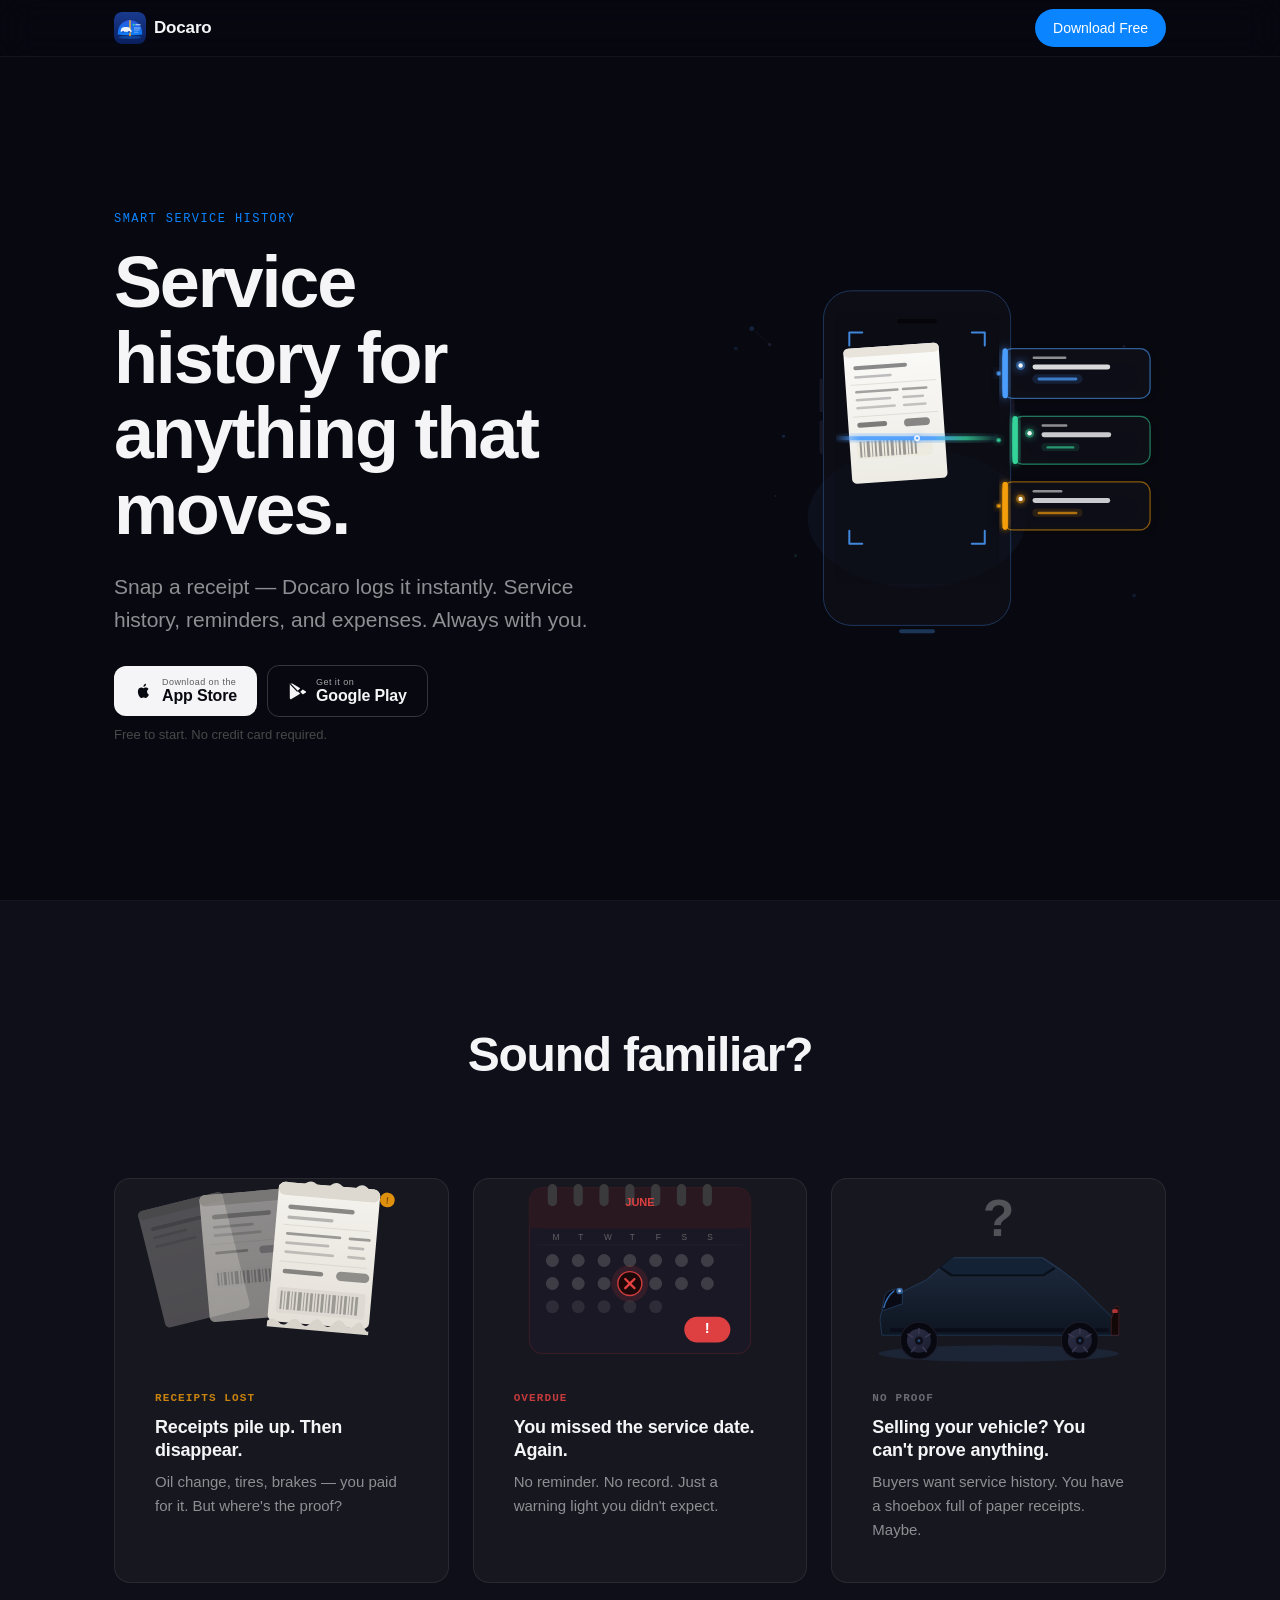
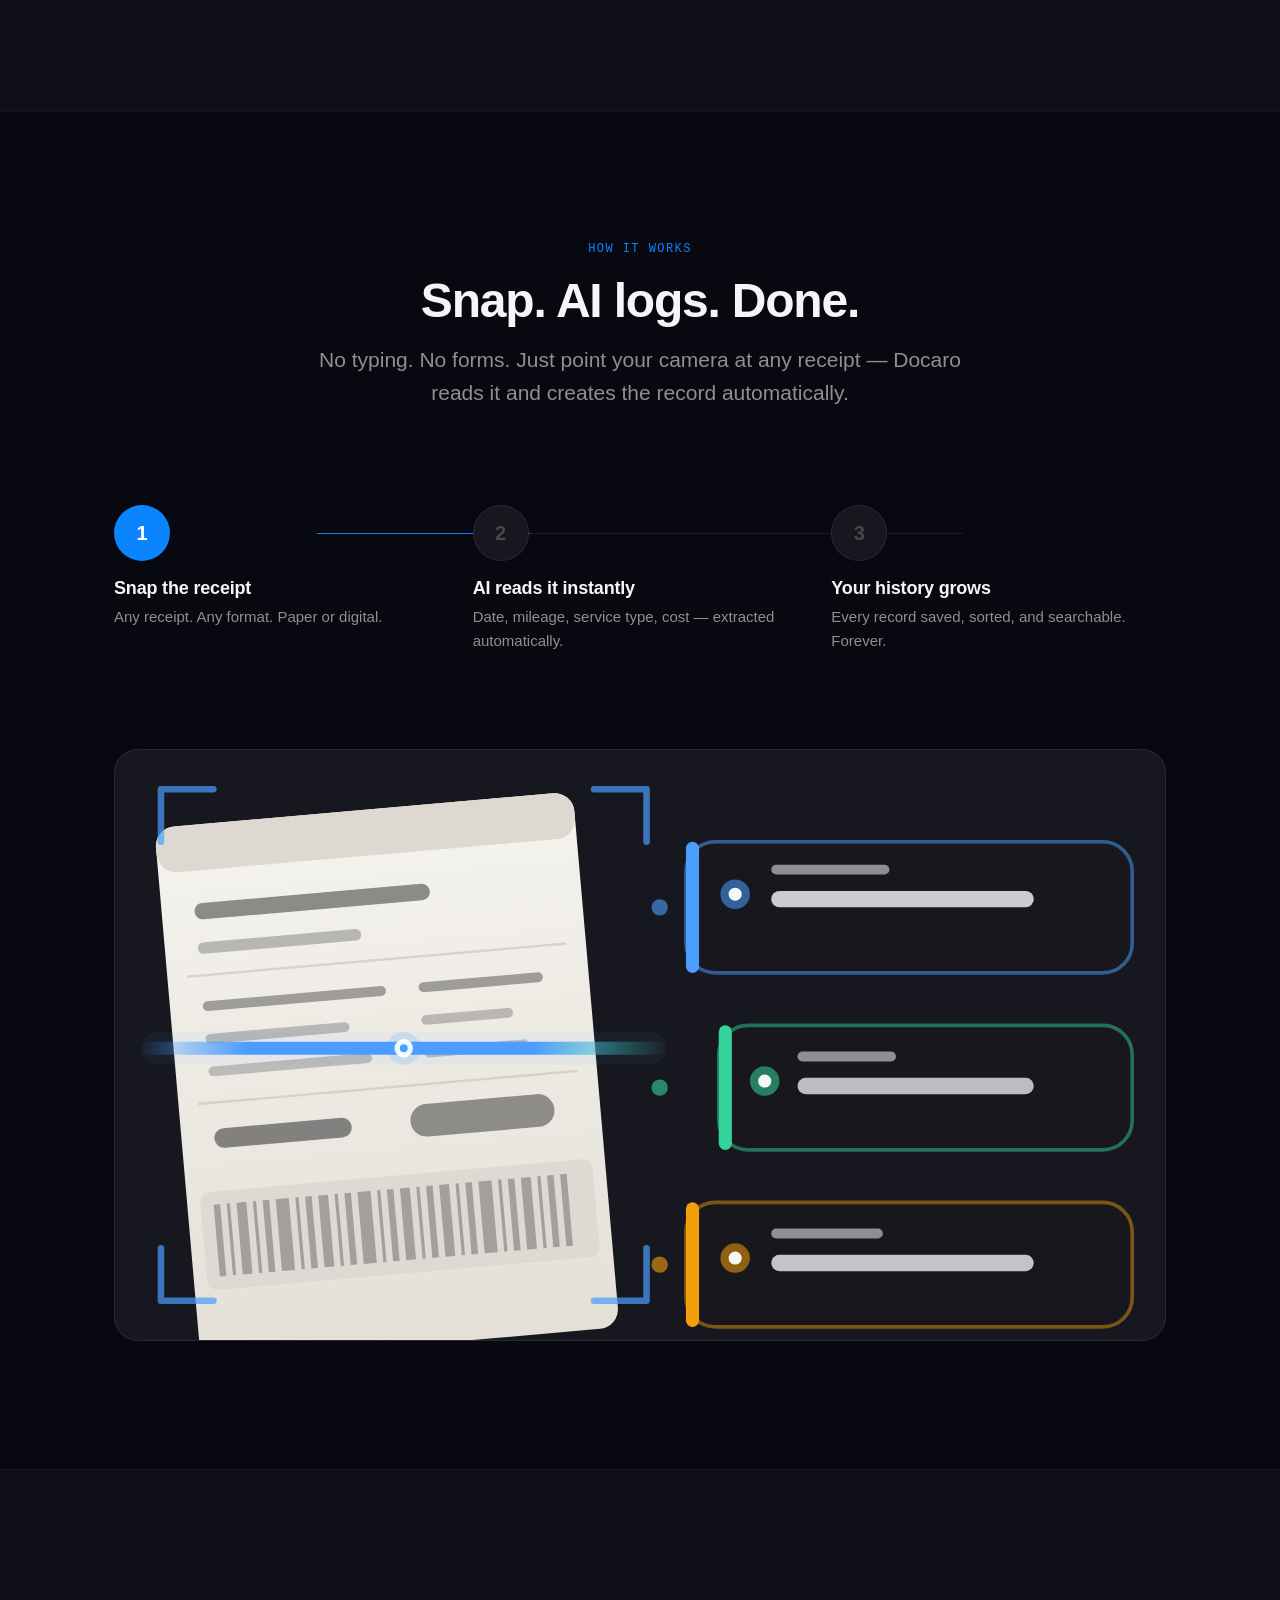
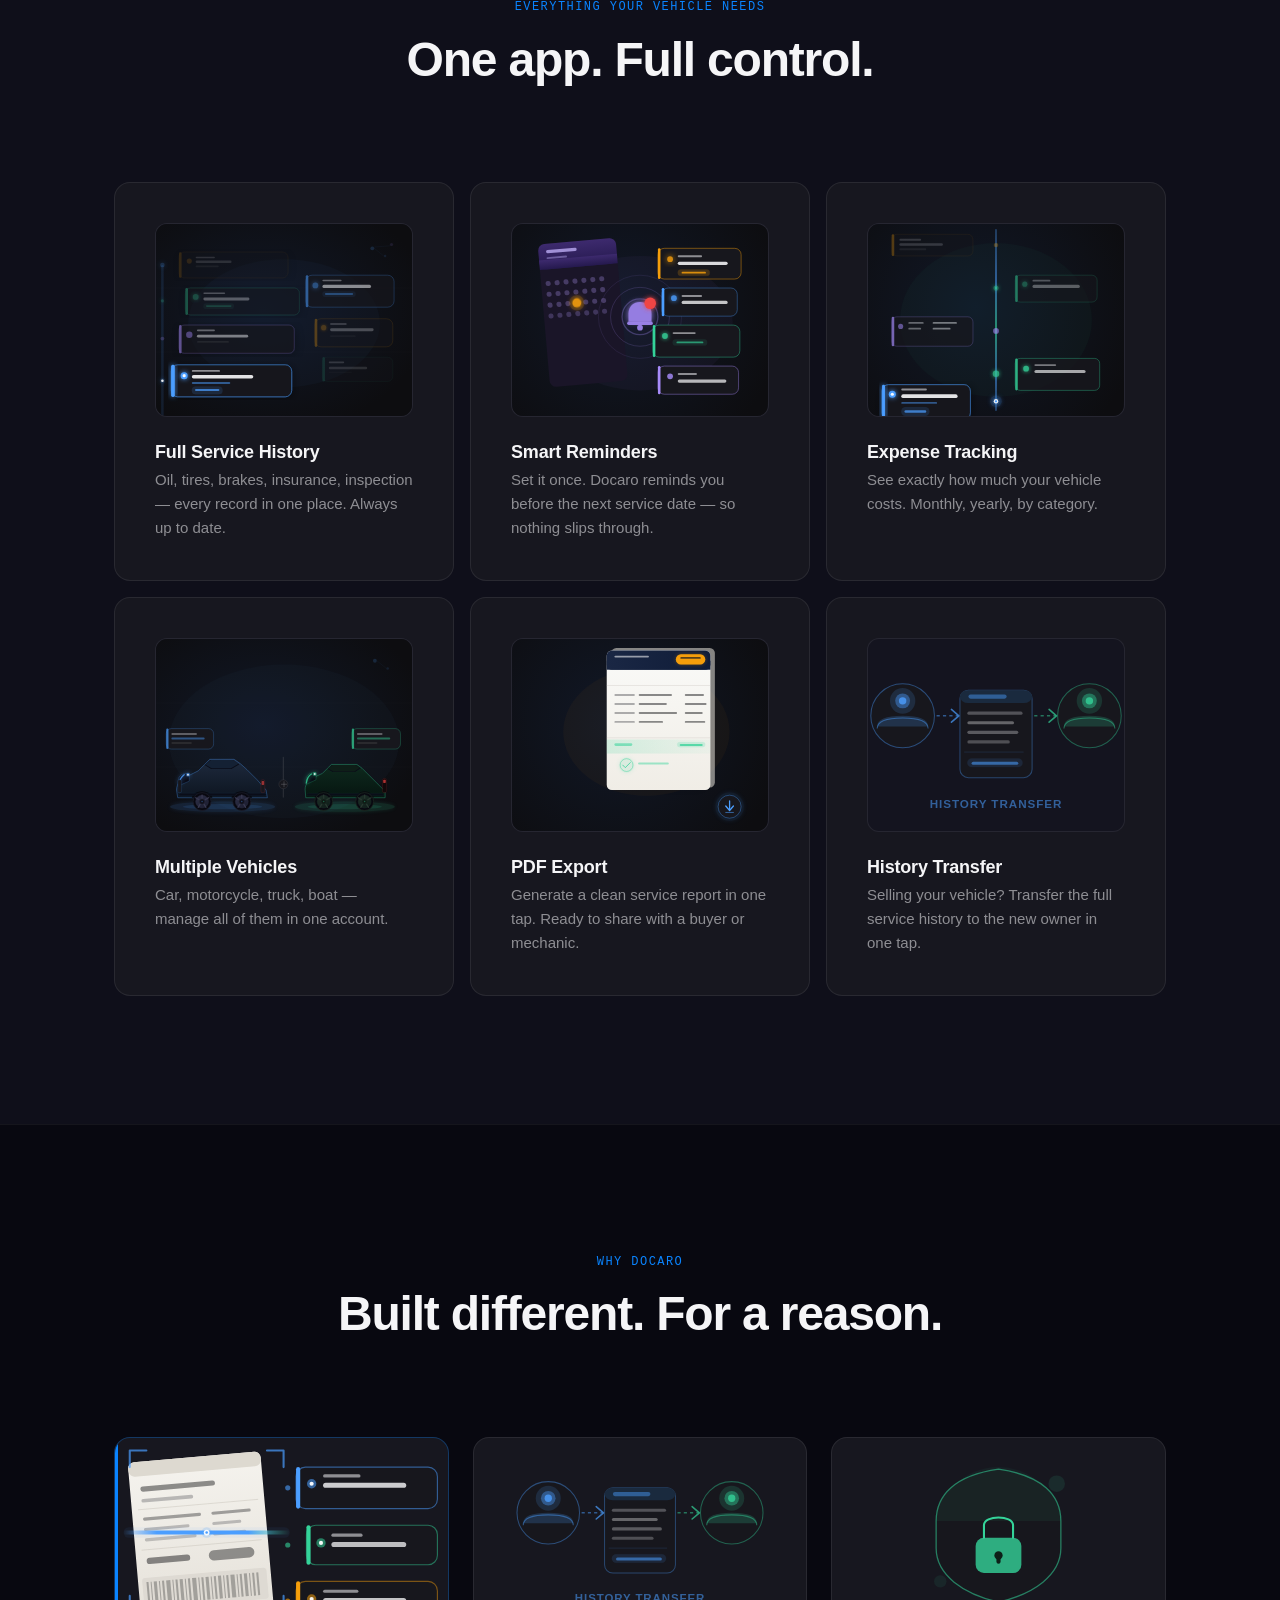
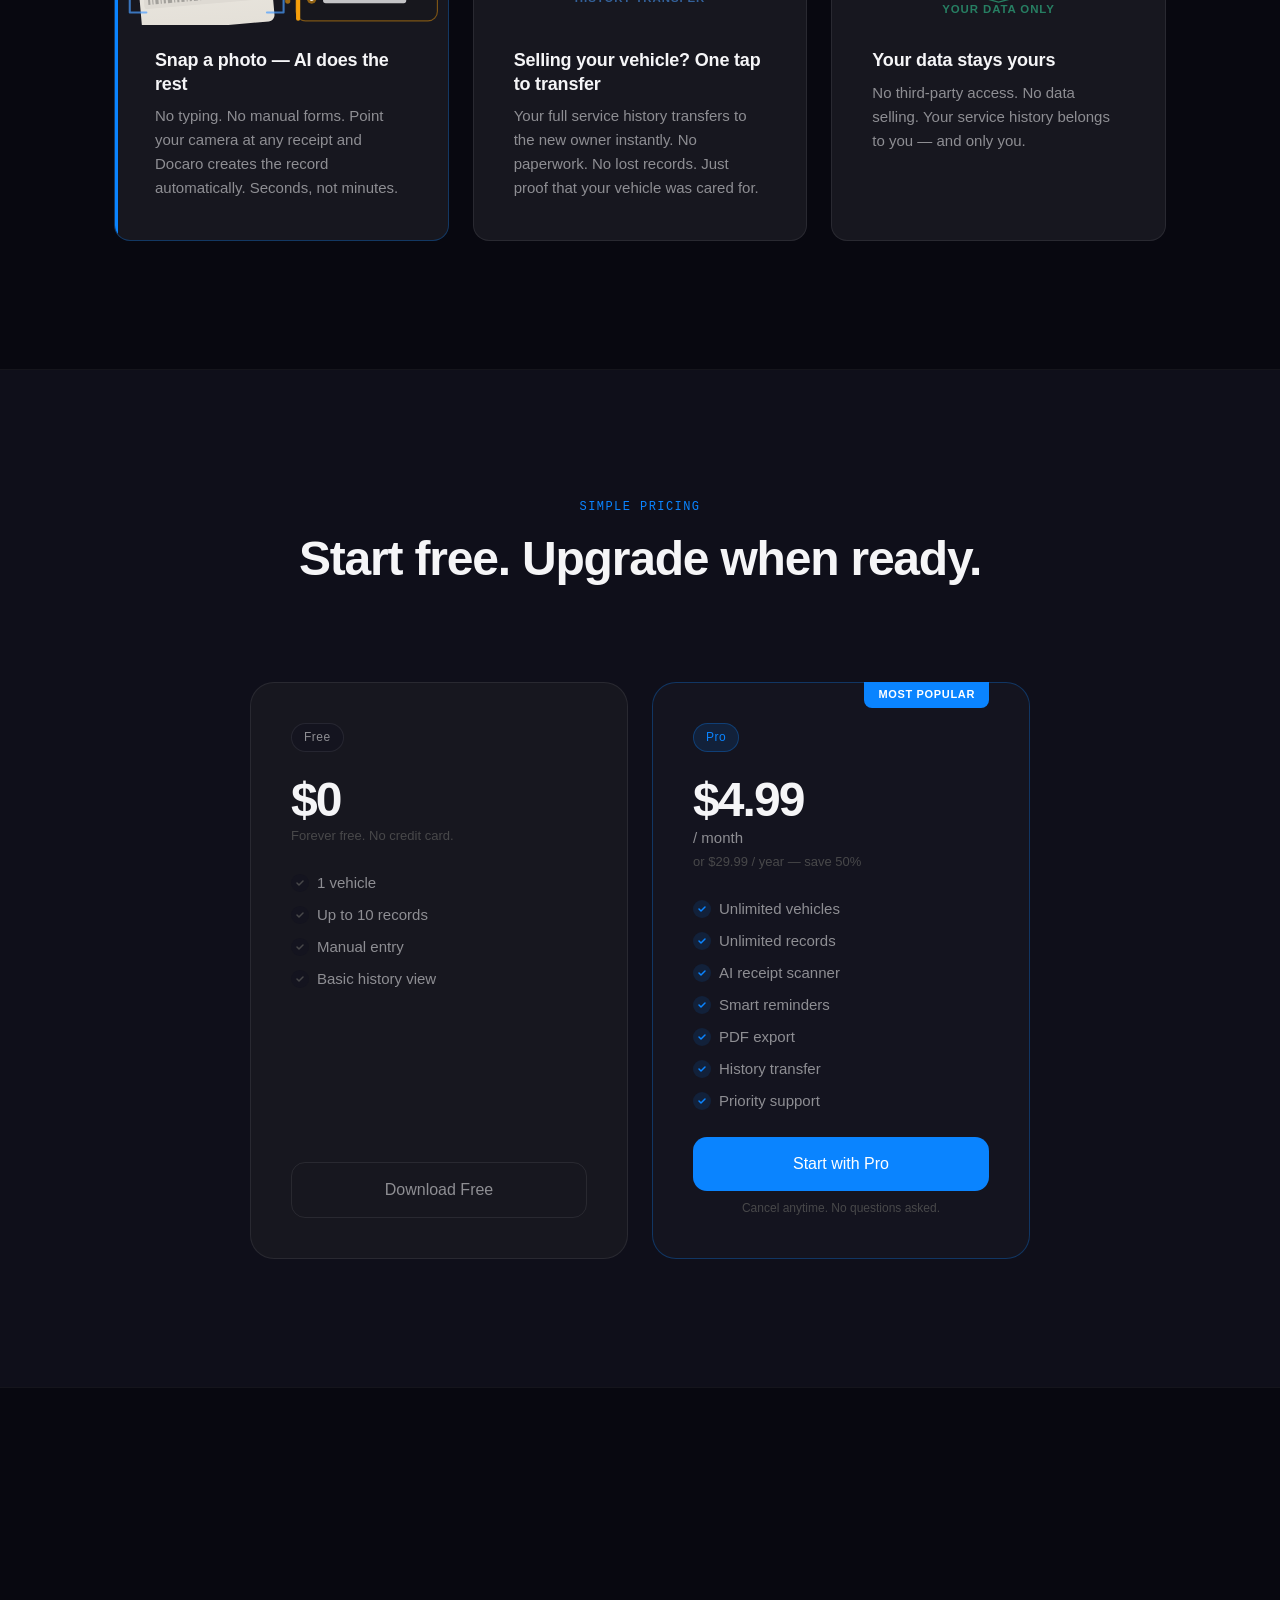
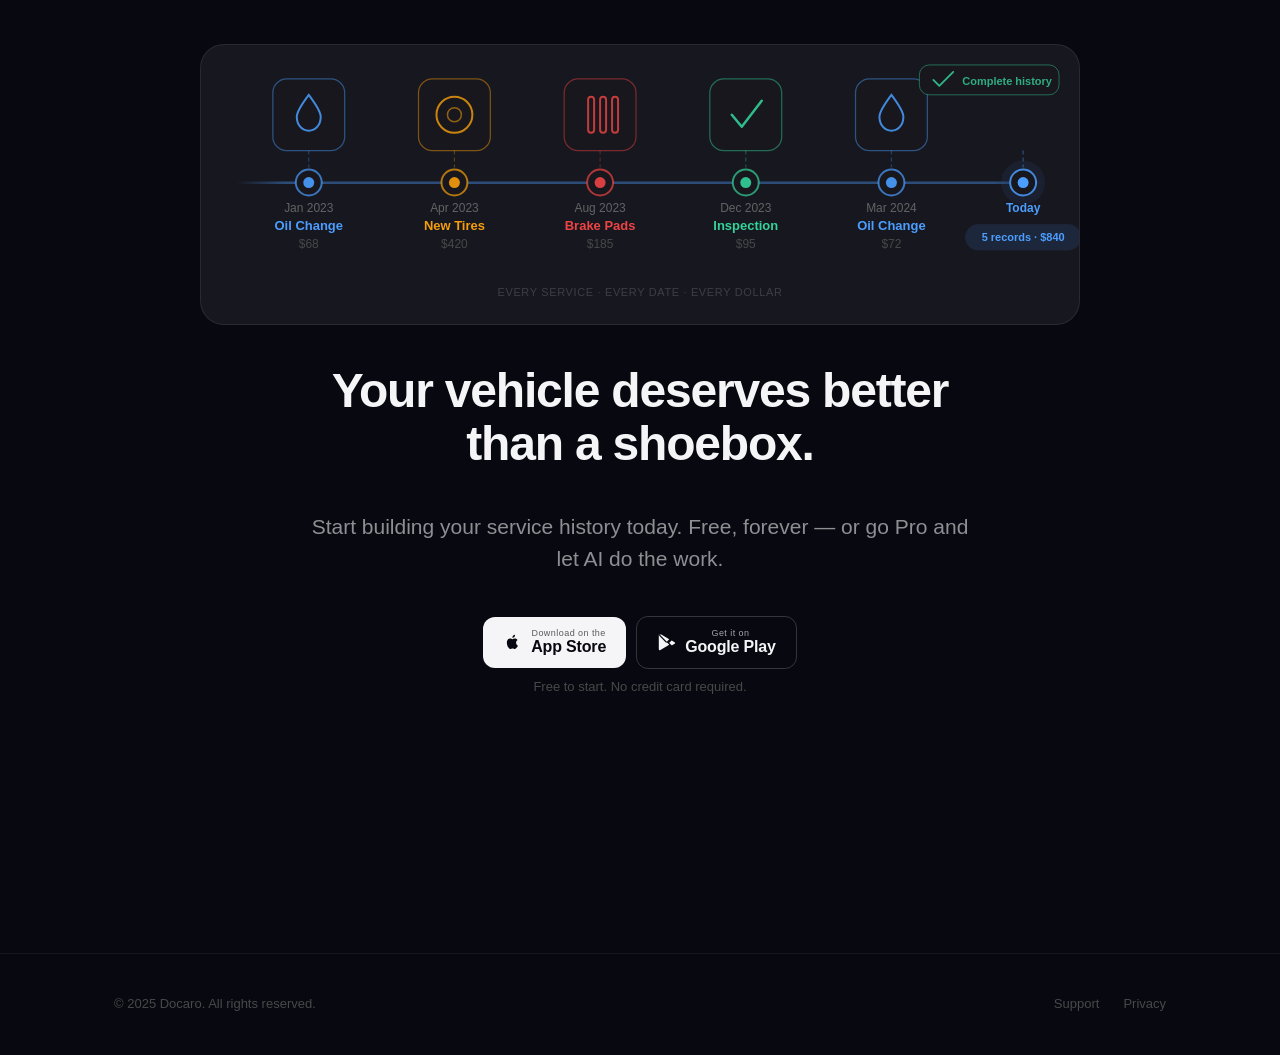
<file: index.html>
<!DOCTYPE html>
<html lang="en">
<head>
<meta charset="UTF-8">
<meta name="viewport" content="width=device-width, initial-scale=1.0">

<title>Docaro — Digital Service Book for Cars & Vehicles</title>
<meta name="description" content="Snap a receipt and Docaro logs your service history instantly. AI-powered car service book — oil changes, reminders, expenses, PDF export. Free on iOS & Android.">
<meta name="keywords" content="car service history app, vehicle maintenance tracker, digital service book, AI receipt scanner, service reminders, car expenses tracker">
<link rel="canonical" href="https://docaro.botneversleeps.com/">

<!-- Open Graph -->
<meta property="og:type" content="website">
<meta property="og:url" content="https://docaro.botneversleeps.com/">
<meta property="og:title" content="Docaro — Digital Service Book for Cars & Vehicles">
<meta property="og:description" content="Snap a receipt and Docaro logs your service history instantly. AI-powered car service book — oil changes, reminders, expenses, PDF export.">
<meta property="og:image" content="https://docaro.botneversleeps.com/assets/og-image.png">
<meta property="og:image:width" content="1200">
<meta property="og:image:height" content="630">
<meta property="og:site_name" content="Docaro">
<meta property="og:locale" content="en_US">

<!-- Twitter Card -->
<meta name="twitter:card" content="summary_large_image">
<meta name="twitter:title" content="Docaro — Digital Service Book for Cars & Vehicles">
<meta name="twitter:description" content="Snap a receipt and Docaro logs your service history instantly. AI-powered car service book — free on iOS & Android.">
<meta name="twitter:image" content="https://docaro.botneversleeps.com/assets/og-image.png">

<!-- App meta -->
<meta name="application-name" content="Docaro">
<meta name="apple-itunes-app" content="app-id=6745016462">
<meta name="theme-color" content="#080810">
<link rel="icon" type="image/svg+xml" href="assets/icons/app-icon.svg">

<!-- JSON-LD Structured Data -->
<script type="application/ld+json">
{
  "@context": "https://schema.org",
  "@type": "MobileApplication",
  "name": "Docaro",
  "description": "AI-powered digital service book for cars and vehicles. Snap a receipt to log service history automatically.",
  "url": "https://docaro.botneversleeps.com/",
  "applicationCategory": "UtilitiesApplication",
  "operatingSystem": "iOS, Android",
  "offers": [
    {
      "@type": "Offer",
      "price": "0",
      "priceCurrency": "USD",
      "name": "Free"
    },
    {
      "@type": "Offer",
      "price": "4.99",
      "priceCurrency": "USD",
      "name": "Pro"
    }
  ]
}
</script>

<style>

:root {
  --bg-base:        #080810;
  --bg-surface:     #0F0F1A;
  --bg-elevated:    #14141F;
  --bg-card:        #17171F;
  --bg-card-hover:  #1C1C28;
  --accent:         #0A84FF;
  --accent-dim:     rgba(10, 132, 255, 0.12);
  --accent-border:  rgba(10, 132, 255, 0.30);
  --text-primary:   #F5F5F7;
  --text-secondary: #8E8E93;
  --text-tertiary:  #48484A;
  --border-subtle:  rgba(255, 255, 255, 0.05);
  --border-card:    rgba(255, 255, 255, 0.08);
  --border-accent:  rgba(10, 132, 255, 0.25);
  --font-display: 'SF Pro Display', -apple-system, 'Helvetica Neue', sans-serif;
  --font-text:    'SF Pro Text',    -apple-system, 'Helvetica Neue', sans-serif;
  --font-mono:    'SF Mono', 'Fira Code', monospace;
  --space-xs: 4px; --space-sm: 8px; --space-md: 16px; --space-lg: 24px;
  --space-xl: 40px; --space-2xl: 64px; --space-3xl: 96px; --space-4xl: 128px;
  --radius-sm: 8px; --radius-md: 12px; --radius-lg: 16px; --radius-xl: 24px;
  --content-width: 1100px; --text-width: 680px;
}

*, *::before, *::after { box-sizing: border-box; margin: 0; padding: 0; }
html { scroll-behavior: smooth; -webkit-font-smoothing: antialiased; }
body { background-color: var(--bg-base); color: var(--text-primary); font-family: var(--font-text); font-size: 17px; line-height: 1.6; overflow-x: hidden; }

.t-display { font-family: var(--font-display); font-size: clamp(40px, 6vw, 72px); font-weight: 700; line-height: 1.05; letter-spacing: -0.03em; }
.t-h1 { font-family: var(--font-display); font-size: clamp(28px, 4vw, 48px); font-weight: 700; line-height: 1.1; letter-spacing: -0.025em; }
.t-h3 { font-family: var(--font-display); font-size: 18px; font-weight: 600; line-height: 1.3; letter-spacing: -0.01em; }
.t-body-sm { font-size: 15px; line-height: 1.6; color: var(--text-secondary); }
.t-label { font-family: var(--font-mono); font-size: 12px; font-weight: 500; letter-spacing: 0.12em; text-transform: uppercase; color: var(--accent); }
.t-sub { font-size: clamp(17px, 2vw, 21px); line-height: 1.55; color: var(--text-secondary); max-width: var(--text-width); }

.container { max-width: var(--content-width); margin: 0 auto; padding: 0 var(--space-lg); }
.section { padding: var(--space-4xl) 0; }
.section-header { text-align: center; margin-bottom: var(--space-3xl); display: flex; flex-direction: column; align-items: center; gap: var(--space-md); }
.section-divider { width: 100%; height: 1px; background: var(--border-subtle); }

.nav { position: fixed; top: 0; left: 0; right: 0; z-index: 100; background: rgba(8,8,16,0.72); backdrop-filter: blur(20px) saturate(180%); -webkit-backdrop-filter: blur(20px) saturate(180%); border-bottom: 1px solid var(--border-subtle); }
.nav-inner { max-width: var(--content-width); margin: 0 auto; padding: 0 var(--space-lg); height: 56px; display: flex; align-items: center; justify-content: space-between; }
.nav-logo { display: flex; align-items: center; gap: var(--space-sm); text-decoration: none; }
.nav-logo-mark { width: 32px; height: 32px; border-radius: 8px; overflow: hidden; flex-shrink: 0; }
.nav-logo-mark img { width: 100%; height: 100%; object-fit: cover; display: block; }
.nav-logo-text { font-family: var(--font-display); font-size: 17px; font-weight: 600; letter-spacing: -0.01em; color: var(--text-primary); }
.nav-cta { padding: 8px 18px; background: var(--accent); color: #fff; font-size: 14px; font-weight: 500; border-radius: 20px; text-decoration: none; transition: opacity 0.15s; }
.nav-cta:hover { opacity: 0.88; }

.hero { padding-top: calc(56px + var(--space-4xl)); padding-bottom: var(--space-4xl); min-height: 100svh; display: flex; align-items: center; }
.hero-inner { display: grid; grid-template-columns: 1fr 1fr; gap: var(--space-3xl); align-items: center; }
.hero-content { display: flex; flex-direction: column; gap: var(--space-lg); }
.hero-headline { display: flex; flex-direction: column; gap: var(--space-md); }
.hero-headline .t-label { align-self: flex-start; }
.hero-actions { display: flex; flex-direction: column; align-items: flex-start; gap: var(--space-sm); margin-top: var(--space-xs); }
.hero-visual { display: flex; align-items: center; justify-content: center; }
.hero-svg-wrap { width: 100%; max-width: 480px; }
.hero-svg-wrap img { width: 100%; height: auto; display: block; }

.store-actions { display: flex; flex-wrap: wrap; gap: 10px; align-items: center; }
.store-actions.centered { justify-content: center; }
.btn-store { display: inline-flex; align-items: center; gap: 10px; padding: 11px 20px; border-radius: 12px; text-decoration: none; flex-shrink: 0; transition: opacity 0.15s ease, transform 0.15s ease; }
.btn-store:hover { opacity: 0.88; transform: translateY(-1px); }
.btn-store:active { transform: translateY(0); opacity: 1; }
.btn-store.primary { background: var(--text-primary); color: var(--bg-base); }
.btn-store.secondary { background: transparent; color: var(--text-primary); border: 1px solid rgba(255,255,255,0.18); }
.btn-store.secondary:hover { border-color: rgba(255,255,255,0.35); }
.btn-store-icon { width: 18px; height: 18px; flex-shrink: 0; }
.btn-store-text { display: flex; flex-direction: column; line-height: 1.15; }
.btn-store-text .sup { font-size: 9px; font-weight: 400; letter-spacing: 0.05em; opacity: 0.65; }
.btn-store-text .main { font-size: 16px; font-weight: 600; letter-spacing: -0.01em; }
.supporting-line { font-size: 13px; color: var(--text-tertiary); }

.problem { background: var(--bg-surface); }
.problem-grid { display: grid; grid-template-columns: repeat(3,1fr); gap: var(--space-lg); }
.problem-card { background: var(--bg-card); border: 1px solid var(--border-card); border-radius: var(--radius-lg); overflow: hidden; display: flex; flex-direction: column; transition: border-color 0.2s; }
.problem-card:hover { border-color: var(--border-accent); }
.problem-card-visual { width: 100%; aspect-ratio: 16/9; overflow: hidden; line-height: 0; }
.problem-card-visual img { width: 100%; height: 100%; object-fit: cover; display: block; }
.problem-card-content { padding: var(--space-lg) var(--space-xl) var(--space-xl); display: flex; flex-direction: column; gap: var(--space-sm); }
.problem-card-label { font-family: var(--font-mono); font-size: 11px; font-weight: 600; letter-spacing: 0.10em; text-transform: uppercase; }
.problem-card-label.amber { color: #F59E0B; opacity: 0.8; }
.problem-card-label.red   { color: #EF4444; opacity: 0.8; }
.problem-card-label.gray  { color: #8E8E93; opacity: 0.7; }

.solution-steps { display: grid; grid-template-columns: repeat(3,1fr); gap: var(--space-lg); position: relative; }
.solution-steps::before { content:''; position: absolute; top: 28px; left: calc(16.66% + 28px); right: calc(16.66% + 28px); height: 1px; background: linear-gradient(90deg, var(--accent) 0%, var(--accent) 33%, var(--border-card) 33%, var(--border-card) 100%); z-index: 0; }
.solution-step { display: flex; flex-direction: column; gap: var(--space-md); align-items: flex-start; position: relative; z-index: 1; }
.step-number { width: 56px; height: 56px; border-radius: 50%; display: flex; align-items: center; justify-content: center; font-family: var(--font-display); font-size: 20px; font-weight: 700; flex-shrink: 0; }
.step-number.active { background: var(--accent); color: #fff; }
.step-number.inactive { background: var(--bg-card); border: 1px solid var(--border-card); color: var(--text-tertiary); }
.step-content { display: flex; flex-direction: column; gap: var(--space-xs); }
.solution-visual { margin-top: var(--space-3xl); border-radius: var(--radius-xl); overflow: hidden; background: var(--bg-card); border: 1px solid var(--border-card); line-height: 0; }
.solution-visual img { width: 100%; height: auto; display: block; }

.features { background: var(--bg-surface); }
.features-grid { display: grid; grid-template-columns: repeat(3,1fr); gap: var(--space-md); }
.feature-card { background: var(--bg-card); border: 1px solid var(--border-card); border-radius: var(--radius-lg); padding: var(--space-xl); display: flex; flex-direction: column; gap: var(--space-lg); transition: border-color 0.2s, background 0.2s; }
.feature-card:hover { background: var(--bg-card-hover); border-color: var(--border-accent); }
.feature-card-visual { width: 100%; aspect-ratio: 4/3; border-radius: var(--radius-md); background: var(--bg-elevated); border: 1px solid var(--border-card); overflow: hidden; line-height: 0; }
.feature-card-visual img { width: 100%; height: 100%; object-fit: cover; display: block; }
.feature-card-content { display: flex; flex-direction: column; gap: var(--space-xs); }

.why-grid { display: grid; grid-template-columns: repeat(3,1fr); gap: var(--space-lg); }
.why-card { background: var(--bg-card); border: 1px solid var(--border-card); border-radius: var(--radius-lg); overflow: hidden; display: flex; flex-direction: column; position: relative; transition: border-color 0.2s; }
.why-card:first-child { border-color: var(--accent-border); }
.why-card:first-child::before { content:''; position: absolute; top:0; left:0; bottom:0; width:3px; background: var(--accent); z-index: 1; }
.why-card:hover { border-color: var(--border-accent); }
.why-card-visual { width: 100%; aspect-ratio: 16/9; overflow: hidden; line-height: 0; flex-shrink: 0; }
.why-card-visual img { width: 100%; height: 100%; object-fit: cover; display: block; }
.why-card-content { padding: var(--space-lg) var(--space-xl) var(--space-xl); display: flex; flex-direction: column; gap: var(--space-sm); flex: 1; }

.pricing { background: var(--bg-surface); }
.pricing-grid { display: grid; grid-template-columns: 1fr 1fr; gap: var(--space-lg); max-width: 780px; margin: 0 auto; }
.pricing-card { background: var(--bg-card); border: 1px solid var(--border-card); border-radius: var(--radius-xl); padding: var(--space-xl); display: flex; flex-direction: column; gap: var(--space-lg); }
.pricing-card.pricing-pro { border-color: var(--accent-border); background: var(--bg-elevated); position: relative; }
.pricing-badge { display: inline-flex; align-items: center; padding: 4px 12px; border-radius: 20px; font-size: 12px; font-weight: 500; letter-spacing: 0.04em; align-self: flex-start; }
.pricing-badge.free { background: var(--bg-elevated); color: var(--text-secondary); border: 1px solid var(--border-card); }
.pricing-badge.pro { background: var(--accent-dim); color: var(--accent); border: 1px solid var(--accent-border); }
.pricing-popular { position: absolute; top:-1px; right: var(--space-xl); padding: 4px 14px; background: var(--accent); color:#fff; font-size:11px; font-weight:600; letter-spacing:0.06em; text-transform:uppercase; border-radius: 0 0 var(--radius-sm) var(--radius-sm); }
.pricing-price { display: flex; flex-direction: column; gap: 2px; }
.pricing-amount { font-family: var(--font-display); font-size: 48px; font-weight: 700; letter-spacing: -0.04em; color: var(--text-primary); line-height: 1; }
.pricing-period { font-size: 15px; color: var(--text-secondary); }
.pricing-subline { font-size: 13px; color: var(--text-tertiary); }
.pricing-features { list-style: none; display: flex; flex-direction: column; gap: var(--space-sm); flex: 1; }
.pricing-features li { display: flex; align-items: center; gap: var(--space-sm); font-size: 15px; color: var(--text-secondary); }
.pricing-features li .check { width: 18px; height: 18px; border-radius: 50%; flex-shrink: 0; display: flex; align-items: center; justify-content: center; }
.pricing-features li .check.accent { background: var(--accent-dim); color: var(--accent); }
.pricing-features li .check.muted { background: var(--bg-elevated); color: var(--text-tertiary); }
.pricing-cta { display: flex; flex-direction: column; gap: var(--space-sm); }

.btn-primary { display: inline-flex; align-items: center; justify-content: center; padding: 14px 24px; background: var(--accent); color:#fff; font-size:16px; font-weight:500; border-radius:14px; text-decoration:none; border:none; cursor:pointer; transition: opacity 0.15s, transform 0.15s; width:100%; text-align:center; }
.btn-primary:hover { opacity: 0.88; transform: translateY(-1px); }
.btn-secondary { display: inline-flex; align-items: center; justify-content: center; padding: 14px 24px; background: transparent; color: var(--text-secondary); font-size:16px; font-weight:500; border-radius:14px; text-decoration:none; border: 1px solid var(--border-card); cursor:pointer; transition: border-color 0.15s, color 0.15s; width:100%; text-align:center; }
.btn-secondary:hover { border-color: var(--border-accent); color: var(--text-primary); }
.cancel-line { font-size: 12px; color: var(--text-tertiary); text-align: center; }

.final-cta { text-align: center; padding: var(--space-4xl) 0; display: flex; flex-direction: column; align-items: center; gap: var(--space-xl); }
.final-cta .t-h1 { max-width: var(--text-width); margin: 0 auto; }
.final-cta-actions { display: flex; flex-direction: column; align-items: center; gap: var(--space-sm); }
.final-visual { width: 100%; max-width: 880px; border-radius: var(--radius-xl); overflow: hidden; background: var(--bg-card); border: 1px solid var(--border-card); margin: 0 auto; line-height: 0; }
.final-visual img { width: 100%; height: auto; display: block; }

.footer { border-top: 1px solid var(--border-subtle); padding: var(--space-xl) 0; }
.footer-inner { max-width: var(--content-width); margin:0 auto; padding: 0 var(--space-lg); display:flex; align-items:center; justify-content:space-between; }
.footer-copy { font-size: 13px; color: var(--text-tertiary); }
.footer-links { display: flex; gap: var(--space-lg); }
.footer-link { font-size: 13px; color: var(--text-tertiary); text-decoration: none; transition: color 0.15s; }
.footer-link:hover { color: var(--text-secondary); }

@media (max-width: 900px) {
  .hero-inner { grid-template-columns: 1fr; gap: var(--space-xl); }
  .hero-visual { order: -1; }
  .hero-svg-wrap { max-width: 340px; }
  .hero-actions, .store-actions { align-items: center; }
  .hero-content { text-align: center; align-items: center; }
  .hero-headline .t-label { align-self: center; }
  .problem-grid, .features-grid, .why-grid { grid-template-columns: 1fr; }
  .solution-steps { grid-template-columns: 1fr; }
  .solution-steps::before { display: none; }
  .pricing-grid { grid-template-columns: 1fr; max-width: 420px; }
}
@media (max-width: 600px) {
  .section { padding: var(--space-3xl) 0; }
  .nav-inner, .container { padding: 0 var(--space-md); }
  .footer-inner { flex-direction: column; gap: var(--space-sm); text-align: center; }
  .btn-store { width: 100%; justify-content: center; }
  .store-actions { flex-direction: column; align-items: stretch; }
  .store-actions.centered { align-items: center; }
}
</style>
</head>
<body>

<nav class="nav">
  <div class="nav-inner">
    <a href="/" class="nav-logo">
      <div class="nav-logo-mark">
        <img src="assets/icons/app-icon.svg" alt="Docaro app icon" width="32" height="32"/>
      </div>
      <span class="nav-logo-text">Docaro</span>
    </a>
    <a href="#" class="nav-cta">Download Free</a>
  </div>
</nav>

<section class="hero">
  <div class="container">
    <div class="hero-inner">
      <div class="hero-content">
        <div class="hero-headline">
          <span class="t-label">Smart service history</span>
          <h1 class="t-display">Service history for anything that moves.</h1>
        </div>
        <p class="t-sub">Snap a receipt — Docaro logs it instantly. Service history, reminders, and expenses. Always with you.</p>
        <div class="hero-actions">
          <div class="store-actions">
            <a href="#" class="btn-store primary" aria-label="Download Docaro on the App Store">
              <svg class="btn-store-icon" viewBox="0 0 20 20" fill="currentColor" xmlns="http://www.w3.org/2000/svg" aria-hidden="true"><path d="M14.5 10.7c0-2 1.6-2.9 1.7-3-0.9-1.3-2.3-1.5-2.8-1.5-1.2-0.1-2.3 0.7-2.9 0.7-0.6 0-1.5-0.7-2.5-0.7-1.3 0-2.5 0.8-3.1 1.9-1.3 2.3-0.3 5.8 0.9 7.7 0.6 0.9 1.4 1.9 2.4 1.9 0.9 0 1.3-0.6 2.5-0.6 1.2 0 1.5 0.6 2.5 0.6 1 0 1.7-0.9 2.4-1.8 0.7-1 1-2 1-2-0.1 0-2-0.8-2-2.9zM12.6 4.4c0.5-0.6 0.9-1.5 0.7-2.4-0.7 0-1.6 0.5-2.1 1.1-0.5 0.5-0.9 1.4-0.8 2.2 0.8 0.1 1.7-0.3 2.2-0.9z"/></svg>
              <div class="btn-store-text"><span class="sup">Download on the</span><span class="main">App Store</span></div>
            </a>
            <a href="#" class="btn-store secondary" aria-label="Get Docaro on Google Play">
              <svg class="btn-store-icon" viewBox="0 0 20 20" fill="currentColor" xmlns="http://www.w3.org/2000/svg" aria-hidden="true"><path d="M2.4 1.2C2 1.6 2 2.2 2 3v14c0 .8 0 1.4.4 1.8L2.5 19l7.8-7.8v-.2L2.5 3l-.1.2zM16.3 13.7l-2.6-2.6v-.2l2.6-2.6.1.1 3.1 1.8c.9.5.9 1.3 0 1.8l-3.1 1.8-.1-.1zM2.5 18.9c.3.3.8.3 1.3 0L13.6 13l-2.7-2.7-8.4 8.5.1.1zM3.8 1.1L13.6 7 10.9 9.7 3.8 2.4V1.4l.1-.3z"/></svg>
              <div class="btn-store-text"><span class="sup">Get it on</span><span class="main">Google Play</span></div>
            </a>
          </div>
          <span class="supporting-line">Free to start. No credit card required.</span>
        </div>
      </div>
      <div class="hero-visual">
        <div class="hero-svg-wrap">
          <img src="assets/icons/auth_hero_dark.svg" alt="Docaro app — scan receipt to log vehicle service history" width="480" height="480" loading="eager"/>
        </div>
      </div>
    </div>
  </div>
</section>

<div class="section-divider"></div>

<section class="section problem">
  <div class="container">
    <div class="section-header"><h2 class="t-h1">Sound familiar?</h2></div>
    <div class="problem-grid">
      <div class="problem-card">
        <div class="problem-card-visual"><img src="assets/icons/problem_receipt_dark.svg" alt="Lost car service receipts" loading="lazy" width="360" height="220"/></div>
        <div class="problem-card-content">
          <span class="problem-card-label amber">Receipts Lost</span>
          <h3 class="t-h3">Receipts pile up. Then disappear.</h3>
          <p class="t-body-sm">Oil change, tires, brakes — you paid for it. But where's the proof?</p>
        </div>
      </div>
      <div class="problem-card">
        <div class="problem-card-visual"><img src="assets/icons/problem_calendar_dark.svg" alt="Missed vehicle service date" loading="lazy" width="360" height="220"/></div>
        <div class="problem-card-content">
          <span class="problem-card-label red">Overdue</span>
          <h3 class="t-h3">You missed the service date. Again.</h3>
          <p class="t-body-sm">No reminder. No record. Just a warning light you didn't expect.</p>
        </div>
      </div>
      <div class="problem-card">
        <div class="problem-card-visual"><img src="assets/icons/problem_question_dark.svg" alt="No proof of vehicle service history" loading="lazy" width="360" height="220"/></div>
        <div class="problem-card-content">
          <span class="problem-card-label gray">No Proof</span>
          <h3 class="t-h3">Selling your vehicle? You can't prove anything.</h3>
          <p class="t-body-sm">Buyers want service history. You have a shoebox full of paper receipts. Maybe.</p>
        </div>
      </div>
    </div>
  </div>
</section>

<div class="section-divider"></div>

<section class="section">
  <div class="container">
    <div class="section-header">
      <span class="t-label">How it works</span>
      <h2 class="t-h1">Snap. AI logs. Done.</h2>
      <p class="t-sub">No typing. No forms. Just point your camera at any receipt — Docaro reads it and creates the record automatically.</p>
    </div>
    <div class="solution-steps">
      <div class="solution-step">
        <div class="step-number active">1</div>
        <div class="step-content"><h3 class="t-h3">Snap the receipt</h3><p class="t-body-sm">Any receipt. Any format. Paper or digital.</p></div>
      </div>
      <div class="solution-step">
        <div class="step-number inactive">2</div>
        <div class="step-content"><h3 class="t-h3">AI reads it instantly</h3><p class="t-body-sm">Date, mileage, service type, cost — extracted automatically.</p></div>
      </div>
      <div class="solution-step">
        <div class="step-number inactive">3</div>
        <div class="step-content"><h3 class="t-h3">Your history grows</h3><p class="t-body-sm">Every record saved, sorted, and searchable. Forever.</p></div>
      </div>
    </div>
    <div class="solution-visual">
      <img src="assets/icons/ai_scan_dark.svg" alt="AI scanning a car service receipt" loading="lazy"/>
    </div>
  </div>
</section>

<div class="section-divider"></div>

<section class="section features">
  <div class="container">
    <div class="section-header">
      <span class="t-label">Everything your vehicle needs</span>
      <h2 class="t-h1">One app. Full control.</h2>
    </div>
    <div class="features-grid">
      <div class="feature-card">
        <div class="feature-card-visual"><img src="assets/icons/feature_history_dark.svg" alt="Full vehicle service history" loading="lazy"/></div>
        <div class="feature-card-content"><h3 class="t-h3">Full Service History</h3><p class="t-body-sm">Oil, tires, brakes, insurance, inspection — every record in one place. Always up to date.</p></div>
      </div>
      <div class="feature-card">
        <div class="feature-card-visual"><img src="assets/icons/smart_reminders_dark.svg" alt="Smart service reminders" loading="lazy"/></div>
        <div class="feature-card-content"><h3 class="t-h3">Smart Reminders</h3><p class="t-body-sm">Set it once. Docaro reminds you before the next service date — so nothing slips through.</p></div>
      </div>
      <div class="feature-card">
        <div class="feature-card-visual"><img src="assets/icons/unlimited_records_dark.svg" alt="Vehicle expense tracking" loading="lazy"/></div>
        <div class="feature-card-content"><h3 class="t-h3">Expense Tracking</h3><p class="t-body-sm">See exactly how much your vehicle costs. Monthly, yearly, by category.</p></div>
      </div>
      <div class="feature-card">
        <div class="feature-card-visual"><img src="assets/icons/feature_multicar_dark.svg" alt="Multiple vehicles management" loading="lazy"/></div>
        <div class="feature-card-content"><h3 class="t-h3">Multiple Vehicles</h3><p class="t-body-sm">Car, motorcycle, truck, boat — manage all of them in one account.</p></div>
      </div>
      <div class="feature-card">
        <div class="feature-card-visual"><img src="assets/icons/pdf_export_dark.svg" alt="PDF service report export" loading="lazy"/></div>
        <div class="feature-card-content"><h3 class="t-h3">PDF Export</h3><p class="t-body-sm">Generate a clean service report in one tap. Ready to share with a buyer or mechanic.</p></div>
      </div>
      <div class="feature-card">
        <div class="feature-card-visual"><img src="assets/icons/why_transfer_dark.svg" alt="Transfer vehicle history to new owner" loading="lazy"/></div>
        <div class="feature-card-content"><h3 class="t-h3">History Transfer</h3><p class="t-body-sm">Selling your vehicle? Transfer the full service history to the new owner in one tap.</p></div>
      </div>
    </div>
  </div>
</section>

<div class="section-divider"></div>

<section class="section">
  <div class="container">
    <div class="section-header">
      <span class="t-label">Why Docaro</span>
      <h2 class="t-h1">Built different. For a reason.</h2>
    </div>
    <div class="why-grid">
      <div class="why-card">
        <div class="why-card-visual"><img src="assets/icons/why_ai_scan_dark.svg" alt="" loading="lazy"/></div>
        <div class="why-card-content">
          <h3 class="t-h3">Snap a photo — AI does the rest</h3>
          <p class="t-body-sm">No typing. No manual forms. Point your camera at any receipt and Docaro creates the record automatically. Seconds, not minutes.</p>
        </div>
      </div>
      <div class="why-card">
        <div class="why-card-visual"><img src="assets/icons/why_transfer_dark.svg" alt="" loading="lazy"/></div>
        <div class="why-card-content">
          <h3 class="t-h3">Selling your vehicle? One tap to transfer</h3>
          <p class="t-body-sm">Your full service history transfers to the new owner instantly. No paperwork. No lost records. Just proof that your vehicle was cared for.</p>
        </div>
      </div>
      <div class="why-card">
        <div class="why-card-visual"><img src="assets/icons/why_privacy_dark.svg" alt="" loading="lazy"/></div>
        <div class="why-card-content">
          <h3 class="t-h3">Your data stays yours</h3>
          <p class="t-body-sm">No third-party access. No data selling. Your service history belongs to you — and only you.</p>
        </div>
      </div>
    </div>
  </div>
</section>

<div class="section-divider"></div>

<section class="section pricing">
  <div class="container">
    <div class="section-header">
      <span class="t-label">Simple pricing</span>
      <h2 class="t-h1">Start free. Upgrade when ready.</h2>
    </div>
    <div class="pricing-grid">
      <div class="pricing-card">
        <div class="pricing-badge free">Free</div>
        <div class="pricing-price"><span class="pricing-amount">$0</span><span class="pricing-subline">Forever free. No credit card.</span></div>
        <ul class="pricing-features">
          <li><span class="check muted"><svg width="10" height="10" viewBox="0 0 10 10" aria-hidden="true"><path d="M2 5l2 2 4-4" stroke="currentColor" stroke-width="1.5" fill="none" stroke-linecap="round" stroke-linejoin="round"/></svg></span>1 vehicle</li>
          <li><span class="check muted"><svg width="10" height="10" viewBox="0 0 10 10" aria-hidden="true"><path d="M2 5l2 2 4-4" stroke="currentColor" stroke-width="1.5" fill="none" stroke-linecap="round" stroke-linejoin="round"/></svg></span>Up to 10 records</li>
          <li><span class="check muted"><svg width="10" height="10" viewBox="0 0 10 10" aria-hidden="true"><path d="M2 5l2 2 4-4" stroke="currentColor" stroke-width="1.5" fill="none" stroke-linecap="round" stroke-linejoin="round"/></svg></span>Manual entry</li>
          <li><span class="check muted"><svg width="10" height="10" viewBox="0 0 10 10" aria-hidden="true"><path d="M2 5l2 2 4-4" stroke="currentColor" stroke-width="1.5" fill="none" stroke-linecap="round" stroke-linejoin="round"/></svg></span>Basic history view</li>
        </ul>
        <div class="pricing-cta"><a href="#" class="btn-secondary">Download Free</a></div>
      </div>
      <div class="pricing-card pricing-pro">
        <div class="pricing-popular">Most Popular</div>
        <div class="pricing-badge pro">Pro</div>
        <div class="pricing-price">
          <span class="pricing-amount">$4.99</span>
          <span class="pricing-period">/ month</span>
          <span class="pricing-subline">or $29.99 / year — save 50%</span>
        </div>
        <ul class="pricing-features">
          <li><span class="check accent"><svg width="10" height="10" viewBox="0 0 10 10" aria-hidden="true"><path d="M2 5l2 2 4-4" stroke="currentColor" stroke-width="1.5" fill="none" stroke-linecap="round" stroke-linejoin="round"/></svg></span>Unlimited vehicles</li>
          <li><span class="check accent"><svg width="10" height="10" viewBox="0 0 10 10" aria-hidden="true"><path d="M2 5l2 2 4-4" stroke="currentColor" stroke-width="1.5" fill="none" stroke-linecap="round" stroke-linejoin="round"/></svg></span>Unlimited records</li>
          <li><span class="check accent"><svg width="10" height="10" viewBox="0 0 10 10" aria-hidden="true"><path d="M2 5l2 2 4-4" stroke="currentColor" stroke-width="1.5" fill="none" stroke-linecap="round" stroke-linejoin="round"/></svg></span>AI receipt scanner</li>
          <li><span class="check accent"><svg width="10" height="10" viewBox="0 0 10 10" aria-hidden="true"><path d="M2 5l2 2 4-4" stroke="currentColor" stroke-width="1.5" fill="none" stroke-linecap="round" stroke-linejoin="round"/></svg></span>Smart reminders</li>
          <li><span class="check accent"><svg width="10" height="10" viewBox="0 0 10 10" aria-hidden="true"><path d="M2 5l2 2 4-4" stroke="currentColor" stroke-width="1.5" fill="none" stroke-linecap="round" stroke-linejoin="round"/></svg></span>PDF export</li>
          <li><span class="check accent"><svg width="10" height="10" viewBox="0 0 10 10" aria-hidden="true"><path d="M2 5l2 2 4-4" stroke="currentColor" stroke-width="1.5" fill="none" stroke-linecap="round" stroke-linejoin="round"/></svg></span>History transfer</li>
          <li><span class="check accent"><svg width="10" height="10" viewBox="0 0 10 10" aria-hidden="true"><path d="M2 5l2 2 4-4" stroke="currentColor" stroke-width="1.5" fill="none" stroke-linecap="round" stroke-linejoin="round"/></svg></span>Priority support</li>
        </ul>
        <div class="pricing-cta">
          <a href="#" class="btn-primary">Start with Pro</a>
          <span class="cancel-line">Cancel anytime. No questions asked.</span>
        </div>
      </div>
    </div>
  </div>
</section>

<div class="section-divider"></div>

<section class="section">
  <div class="container">
    <div class="final-cta">
      <div class="final-visual">
        <img src="assets/icons/final_cta_dark.svg" alt="Docaro vehicle service timeline" loading="lazy"/>
      </div>
      <h2 class="t-h1">Your vehicle deserves better than a shoebox.</h2>
      <p class="t-sub" style="text-align:center">Start building your service history today. Free, forever — or go Pro and let AI do the work.</p>
      <div class="final-cta-actions">
        <div class="store-actions centered">
          <a href="#" class="btn-store primary" aria-label="Download Docaro on the App Store">
            <svg class="btn-store-icon" viewBox="0 0 20 20" fill="currentColor" xmlns="http://www.w3.org/2000/svg" aria-hidden="true"><path d="M14.5 10.7c0-2 1.6-2.9 1.7-3-0.9-1.3-2.3-1.5-2.8-1.5-1.2-0.1-2.3 0.7-2.9 0.7-0.6 0-1.5-0.7-2.5-0.7-1.3 0-2.5 0.8-3.1 1.9-1.3 2.3-0.3 5.8 0.9 7.7 0.6 0.9 1.4 1.9 2.4 1.9 0.9 0 1.3-0.6 2.5-0.6 1.2 0 1.5 0.6 2.5 0.6 1 0 1.7-0.9 2.4-1.8 0.7-1 1-2 1-2-0.1 0-2-0.8-2-2.9zM12.6 4.4c0.5-0.6 0.9-1.5 0.7-2.4-0.7 0-1.6 0.5-2.1 1.1-0.5 0.5-0.9 1.4-0.8 2.2 0.8 0.1 1.7-0.3 2.2-0.9z"/></svg>
            <div class="btn-store-text"><span class="sup">Download on the</span><span class="main">App Store</span></div>
          </a>
          <a href="#" class="btn-store secondary" aria-label="Get Docaro on Google Play">
            <svg class="btn-store-icon" viewBox="0 0 20 20" fill="currentColor" xmlns="http://www.w3.org/2000/svg" aria-hidden="true"><path d="M2.4 1.2C2 1.6 2 2.2 2 3v14c0 .8 0 1.4.4 1.8L2.5 19l7.8-7.8v-.2L2.5 3l-.1.2zM16.3 13.7l-2.6-2.6v-.2l2.6-2.6.1.1 3.1 1.8c.9.5.9 1.3 0 1.8l-3.1 1.8-.1-.1zM2.5 18.9c.3.3.8.3 1.3 0L13.6 13l-2.7-2.7-8.4 8.5.1.1zM3.8 1.1L13.6 7 10.9 9.7 3.8 2.4V1.4l.1-.3z"/></svg>
            <div class="btn-store-text"><span class="sup">Get it on</span><span class="main">Google Play</span></div>
          </a>
        </div>
        <span class="supporting-line">Free to start. No credit card required.</span>
      </div>
    </div>
  </div>
</section>

<footer class="footer">
  <div class="footer-inner">
    <span class="footer-copy">&copy; 2025 Docaro. All rights reserved.</span>
    <div class="footer-links">
      <a href="support.html" class="footer-link">Support</a>
      <a href="privacy.html" class="footer-link">Privacy</a>
    </div>
  </div>
</footer>

</body>
</html>
</file>
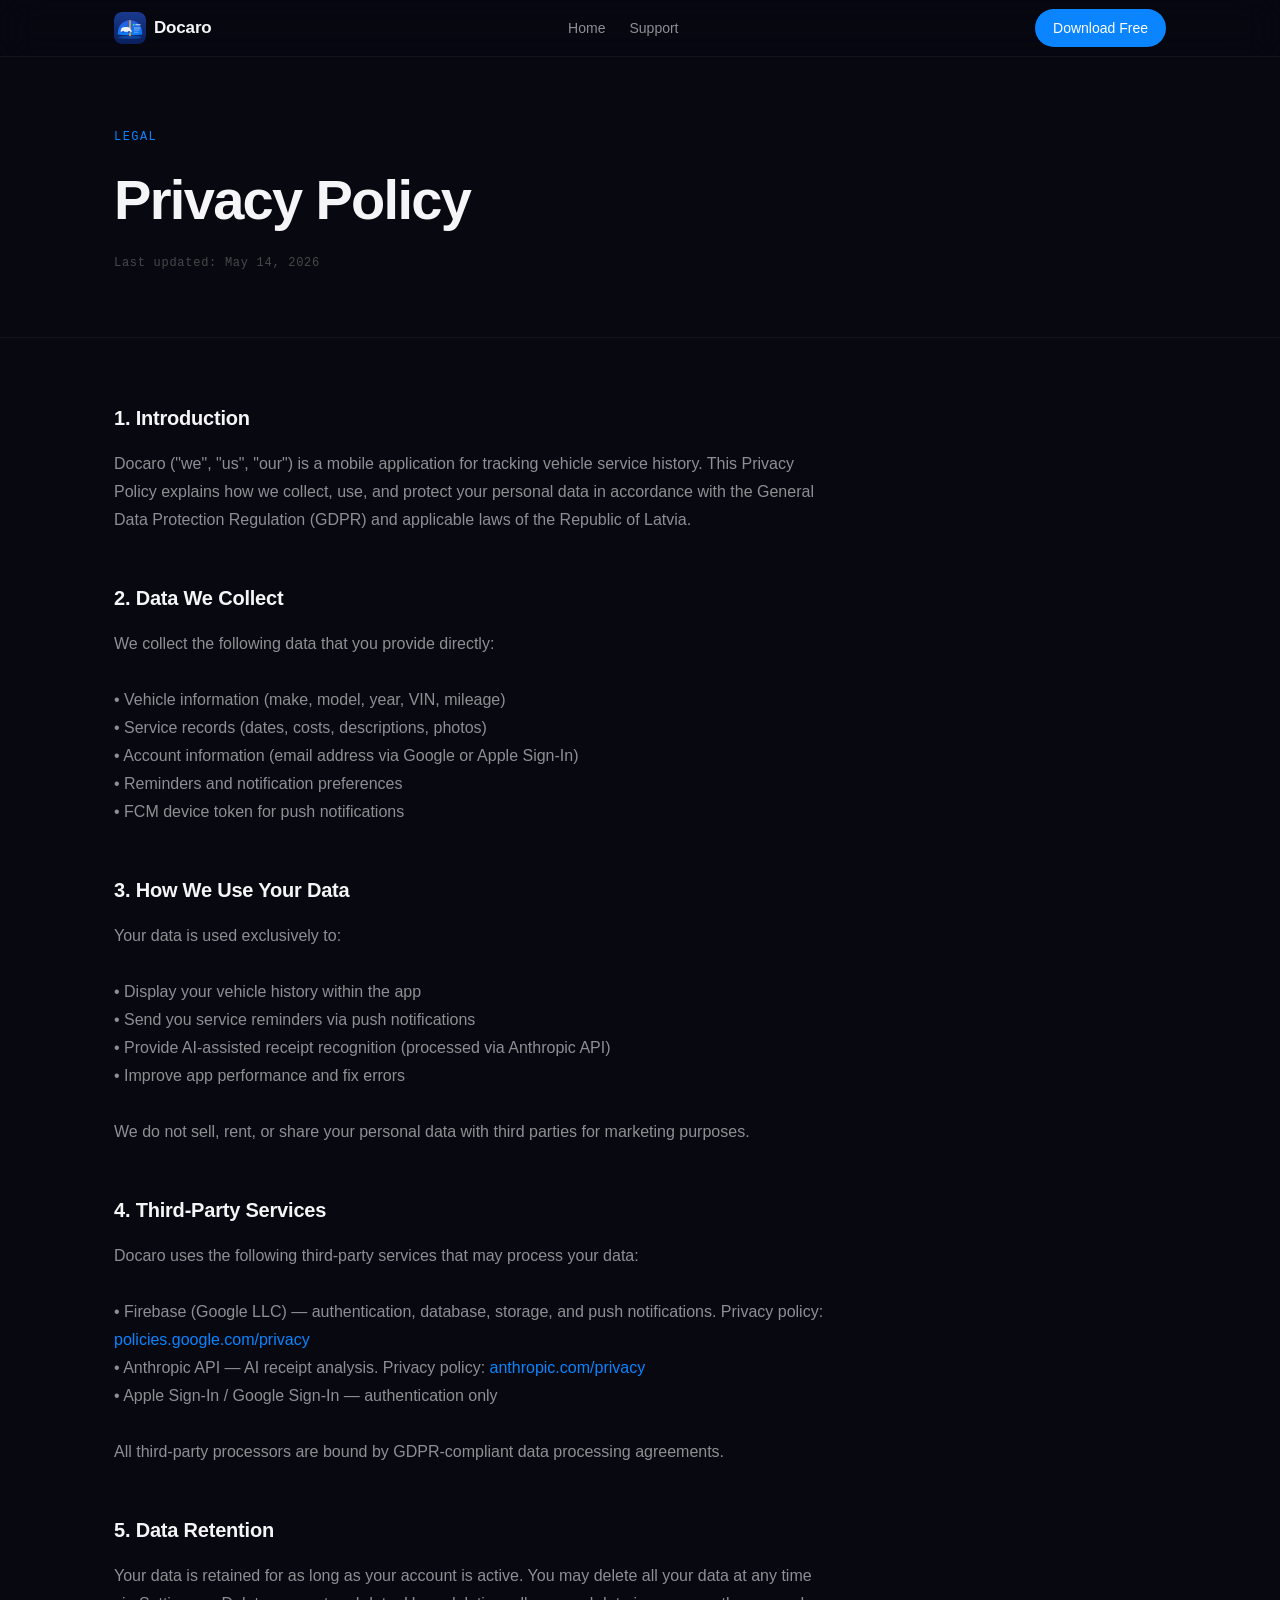
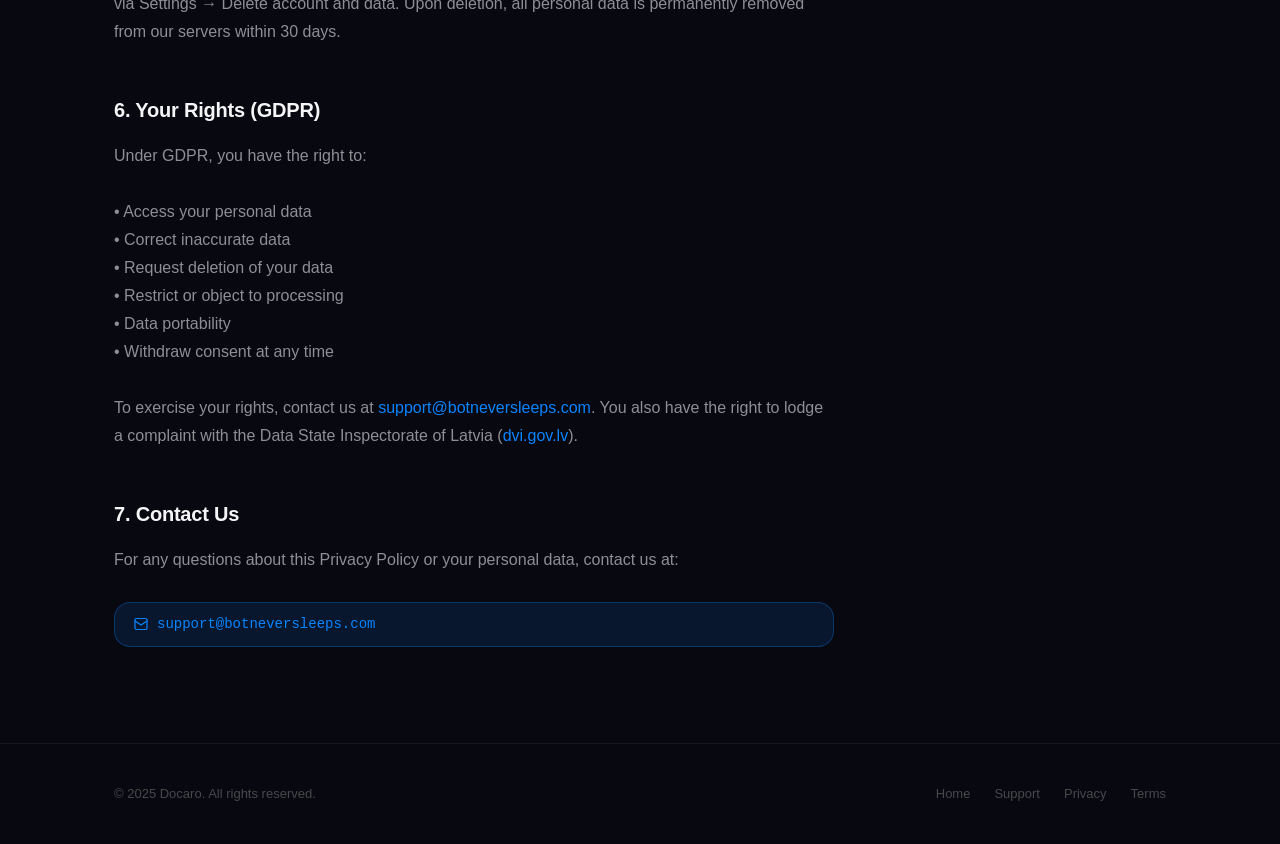
<file: privacy.html>
<!DOCTYPE html>
<html lang="en">
<head>
<meta charset="UTF-8">
<meta name="viewport" content="width=device-width, initial-scale=1.0">
<title>Privacy Policy — Docaro</title>
<style>

:root {
  --bg-base:        #080810;
  --bg-surface:     #0F0F1A;
  --bg-elevated:    #14141F;
  --bg-card:        #17171F;
  --accent:         #0A84FF;
  --accent-dim:     rgba(10, 132, 255, 0.12);
  --accent-border:  rgba(10, 132, 255, 0.30);
  --text-primary:   #F5F5F7;
  --text-secondary: #8E8E93;
  --text-tertiary:  #48484A;
  --border-subtle:  rgba(255, 255, 255, 0.05);
  --border-card:    rgba(255, 255, 255, 0.08);
  --font-display: 'SF Pro Display', -apple-system, 'Helvetica Neue', sans-serif;
  --font-text:    'SF Pro Text',    -apple-system, 'Helvetica Neue', sans-serif;
  --font-mono:    'SF Mono', 'Fira Code', monospace;
  --space-sm: 8px; --space-md: 16px; --space-lg: 24px;
  --space-xl: 40px; --space-3xl: 96px; --space-4xl: 128px;
  --radius-lg: 16px;
  --content-width: 1100px; --text-width: 720px;
}

*, *::before, *::after { box-sizing: border-box; margin: 0; padding: 0; }
html { scroll-behavior: smooth; -webkit-font-smoothing: antialiased; }
body { background-color: var(--bg-base); color: var(--text-primary); font-family: var(--font-text); font-size: 17px; line-height: 1.6; overflow-x: hidden; }

.t-display { font-family: var(--font-display); font-size: clamp(32px, 5vw, 56px); font-weight: 700; line-height: 1.05; letter-spacing: -0.03em; }
.t-label { font-family: var(--font-mono); font-size: 12px; font-weight: 500; letter-spacing: 0.12em; text-transform: uppercase; color: var(--accent); }

.container { max-width: var(--content-width); margin: 0 auto; padding: 0 var(--space-lg); }
.section-divider { width: 100%; height: 1px; background: var(--border-subtle); }

/* NAV */
.nav { position: fixed; top: 0; left: 0; right: 0; z-index: 100; background: rgba(8,8,16,0.72); backdrop-filter: blur(20px) saturate(180%); -webkit-backdrop-filter: blur(20px) saturate(180%); border-bottom: 1px solid var(--border-subtle); }
.nav-inner { max-width: var(--content-width); margin: 0 auto; padding: 0 var(--space-lg); height: 56px; display: flex; align-items: center; justify-content: space-between; }
.nav-logo { display: flex; align-items: center; gap: var(--space-sm); text-decoration: none; }
.nav-logo-mark { width: 32px; height: 32px; border-radius: 8px; overflow: hidden; flex-shrink: 0; }
.nav-logo-mark img { width: 100%; height: 100%; object-fit: cover; display: block; }
.nav-logo-text { font-family: var(--font-display); font-size: 17px; font-weight: 600; letter-spacing: -0.01em; color: var(--text-primary); }
.nav-links { display: flex; align-items: center; gap: var(--space-lg); }
.nav-link { font-size: 14px; color: var(--text-secondary); text-decoration: none; transition: color 0.15s; }
.nav-link:hover { color: var(--text-primary); }
.nav-cta { padding: 8px 18px; background: var(--accent); color: #fff; font-size: 14px; font-weight: 500; border-radius: 20px; text-decoration: none; transition: opacity 0.15s; }
.nav-cta:hover { opacity: 0.88; }

/* HERO */
.page-hero { padding-top: calc(56px + 72px); padding-bottom: 64px; }
.page-hero-inner { max-width: var(--text-width); display: flex; flex-direction: column; gap: var(--space-lg); }
.last-updated { font-family: var(--font-mono); font-size: 12px; color: var(--text-tertiary); letter-spacing: 0.06em; }

/* CONTENT */
.policy-body { padding: 64px 0 96px; }
.policy-content { max-width: var(--text-width); display: flex; flex-direction: column; gap: 48px; }

.policy-section { display: flex; flex-direction: column; gap: 16px; }
.policy-section-title { font-family: var(--font-display); font-size: 20px; font-weight: 600; letter-spacing: -0.01em; color: var(--text-primary); }
.policy-section-body { font-size: 16px; line-height: 1.75; color: var(--text-secondary); white-space: pre-line; }
.policy-section-body a { color: var(--accent); text-decoration: none; }
.policy-section-body a:hover { text-decoration: underline; }

/* Contact email highlight */
.policy-email { display: inline-flex; align-items: center; gap: 8px; margin-top: 12px; padding: 10px 18px; background: var(--accent-dim); border: 1px solid var(--accent-border); border-radius: var(--radius-lg); font-family: var(--font-mono); font-size: 14px; color: var(--accent); text-decoration: none; transition: background 0.15s; }
.policy-email:hover { background: rgba(10, 132, 255, 0.2); }

/* FOOTER */
.footer { border-top: 1px solid var(--border-subtle); padding: var(--space-xl) 0; }
.footer-inner { max-width: var(--content-width); margin:0 auto; padding: 0 var(--space-lg); display:flex; align-items:center; justify-content:space-between; }
.footer-copy { font-size: 13px; color: var(--text-tertiary); }
.footer-links { display: flex; gap: var(--space-lg); }
.footer-link { font-size: 13px; color: var(--text-tertiary); text-decoration: none; transition: color 0.15s; }
.footer-link:hover { color: var(--text-secondary); }

@media (max-width: 600px) {
  .nav-inner, .container { padding: 0 var(--space-md); }
  .nav-links { display: none; }
  .footer-inner { flex-direction: column; gap: 12px; text-align: center; }
  .footer-links { flex-wrap: wrap; justify-content: center; }
  .policy-section-title { font-size: 18px; }
}
</style>
</head>
<body>

<nav class="nav">
  <div class="nav-inner">
    <a href="index.html" class="nav-logo">
      <div class="nav-logo-mark">
        <img src="assets/icons/app-icon.svg" alt="Docaro" width="32" height="32"/>
      </div>
      <span class="nav-logo-text">Docaro</span>
    </a>
    <div class="nav-links">
      <a href="index.html" class="nav-link">Home</a>
      <a href="support.html" class="nav-link">Support</a>
    </div>
    <a href="#" class="nav-cta">Download Free</a>
  </div>
</nav>

<!-- HERO -->
<section class="page-hero">
  <div class="container">
    <div class="page-hero-inner">
      <span class="t-label">Legal</span>
      <h1 class="t-display">Privacy Policy</h1>
      <p class="last-updated">Last updated: May 14, 2026</p>
    </div>
  </div>
</section>

<div class="section-divider"></div>

<!-- POLICY BODY -->
<section class="policy-body">
  <div class="container">
    <div class="policy-content">

      <div class="policy-section">
        <h2 class="policy-section-title">1. Introduction</h2>
        <p class="policy-section-body">Docaro ("we", "us", "our") is a mobile application for tracking vehicle service history. This Privacy Policy explains how we collect, use, and protect your personal data in accordance with the General Data Protection Regulation (GDPR) and applicable laws of the Republic of Latvia.</p>
      </div>

      <div class="policy-section">
        <h2 class="policy-section-title">2. Data We Collect</h2>
        <p class="policy-section-body">We collect the following data that you provide directly:

• Vehicle information (make, model, year, VIN, mileage)
• Service records (dates, costs, descriptions, photos)
• Account information (email address via Google or Apple Sign-In)
• Reminders and notification preferences
• FCM device token for push notifications</p>
      </div>

      <div class="policy-section">
        <h2 class="policy-section-title">3. How We Use Your Data</h2>
        <p class="policy-section-body">Your data is used exclusively to:

• Display your vehicle history within the app
• Send you service reminders via push notifications
• Provide AI-assisted receipt recognition (processed via Anthropic API)
• Improve app performance and fix errors

We do not sell, rent, or share your personal data with third parties for marketing purposes.</p>
      </div>

      <div class="policy-section">
        <h2 class="policy-section-title">4. Third-Party Services</h2>
        <p class="policy-section-body">Docaro uses the following third-party services that may process your data:

• Firebase (Google LLC) — authentication, database, storage, and push notifications. Privacy policy: <a href="https://policies.google.com/privacy" target="_blank" rel="noopener">policies.google.com/privacy</a>
• Anthropic API — AI receipt analysis. Privacy policy: <a href="https://www.anthropic.com/privacy" target="_blank" rel="noopener">anthropic.com/privacy</a>
• Apple Sign-In / Google Sign-In — authentication only

All third-party processors are bound by GDPR-compliant data processing agreements.</p>
      </div>

      <div class="policy-section">
        <h2 class="policy-section-title">5. Data Retention</h2>
        <p class="policy-section-body">Your data is retained for as long as your account is active. You may delete all your data at any time via Settings → Delete account and data. Upon deletion, all personal data is permanently removed from our servers within 30 days.</p>
      </div>

      <div class="policy-section">
        <h2 class="policy-section-title">6. Your Rights (GDPR)</h2>
        <p class="policy-section-body">Under GDPR, you have the right to:

• Access your personal data
• Correct inaccurate data
• Request deletion of your data
• Restrict or object to processing
• Data portability
• Withdraw consent at any time

To exercise your rights, contact us at <a href="mailto:support@botneversleeps.com">support@botneversleeps.com</a>. You also have the right to lodge a complaint with the Data State Inspectorate of Latvia (<a href="https://www.dvi.gov.lv" target="_blank" rel="noopener">dvi.gov.lv</a>).</p>
      </div>

      <div class="policy-section">
        <h2 class="policy-section-title">7. Contact Us</h2>
        <p class="policy-section-body">For any questions about this Privacy Policy or your personal data, contact us at:</p>
        <a class="policy-email" href="mailto:support@botneversleeps.com">
          <svg width="16" height="16" viewBox="0 0 16 16" fill="none"><path d="M2 4a1.5 1.5 0 011.5-1.5h9A1.5 1.5 0 0114 4v8a1.5 1.5 0 01-1.5 1.5h-9A1.5 1.5 0 012 12V4z" stroke="currentColor" stroke-width="1.2"/><path d="M2 5l6 4 6-4" stroke="currentColor" stroke-width="1.2" stroke-linecap="round"/></svg>
          support@botneversleeps.com
        </a>
      </div>

    </div>
  </div>
</section>

<footer class="footer">
  <div class="footer-inner">
    <span class="footer-copy">&copy; 2025 Docaro. All rights reserved.</span>
    <div class="footer-links">
      <a href="index.html" class="footer-link">Home</a>
      <a href="support.html" class="footer-link">Support</a>
      <a href="privacy.html" class="footer-link">Privacy</a>
      <a href="terms.html" class="footer-link">Terms</a>
    </div>
  </div>
</footer>

</body>
</html>
</file>
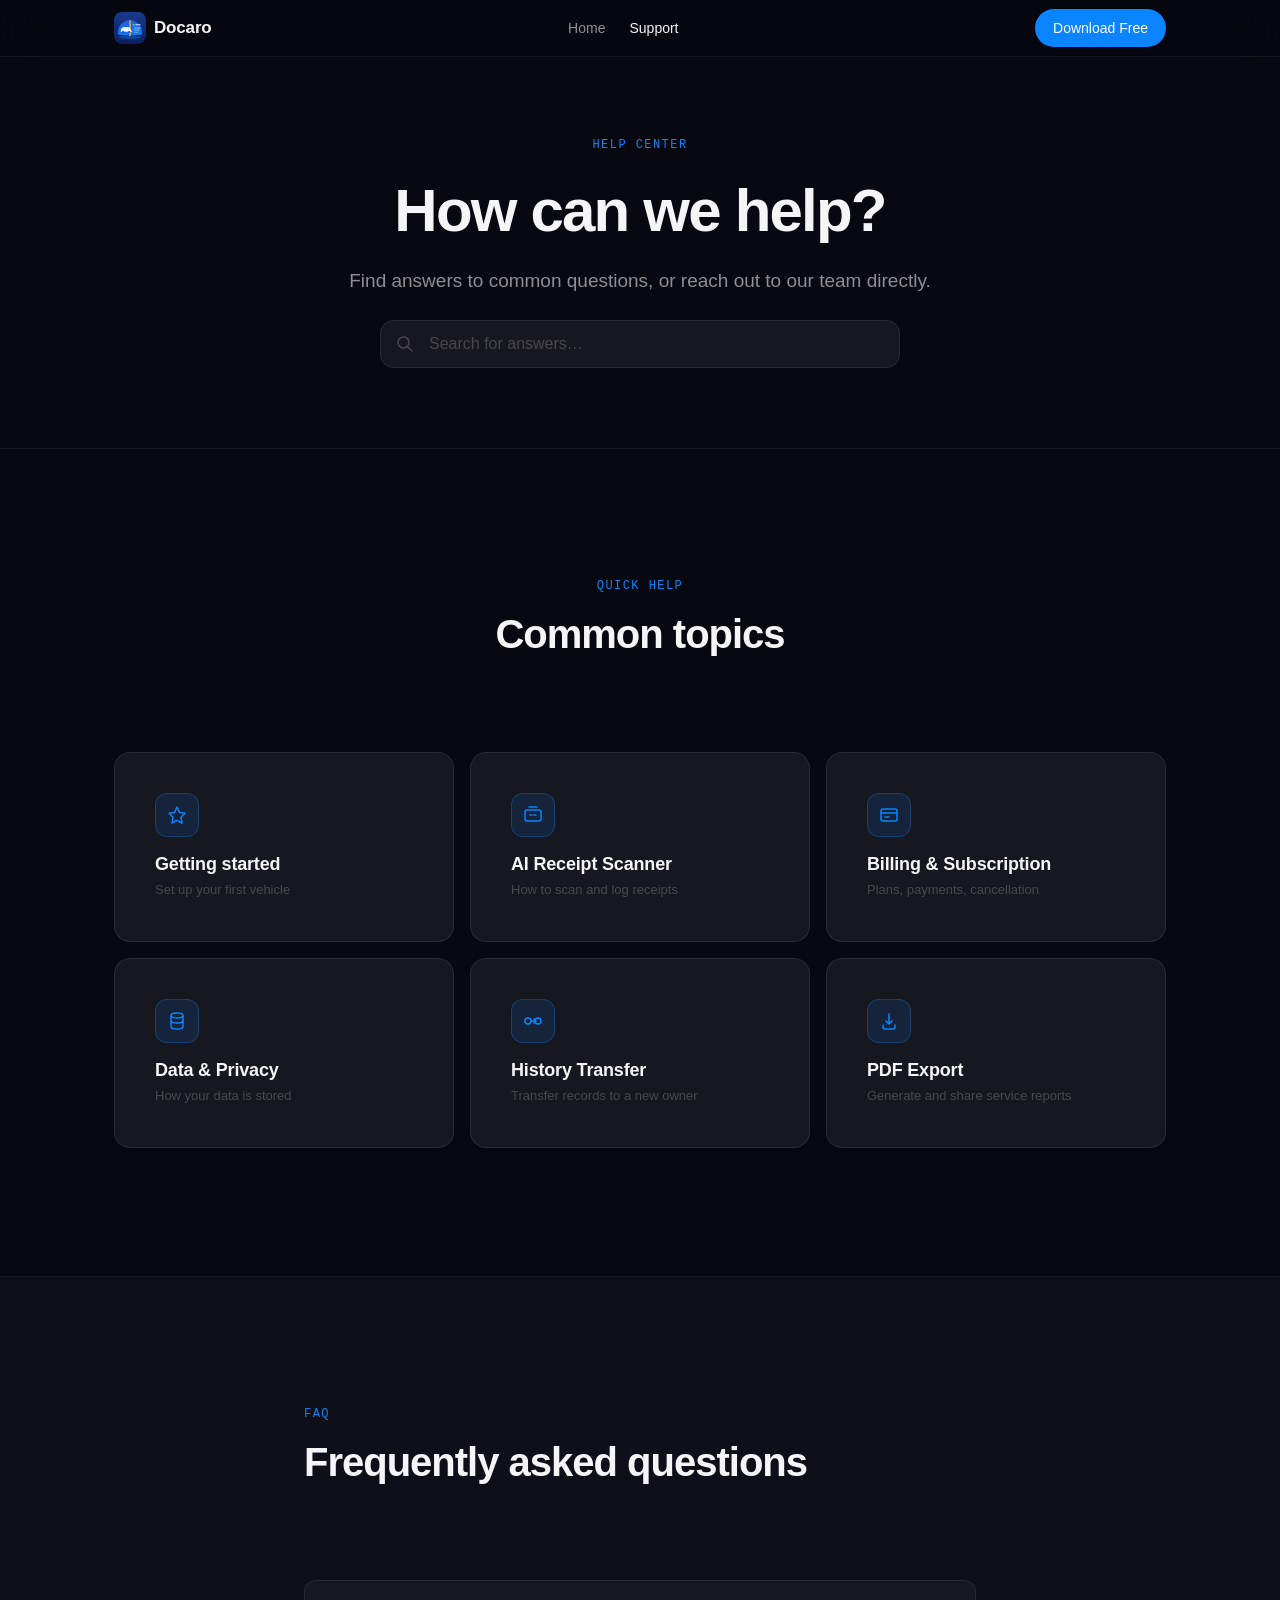
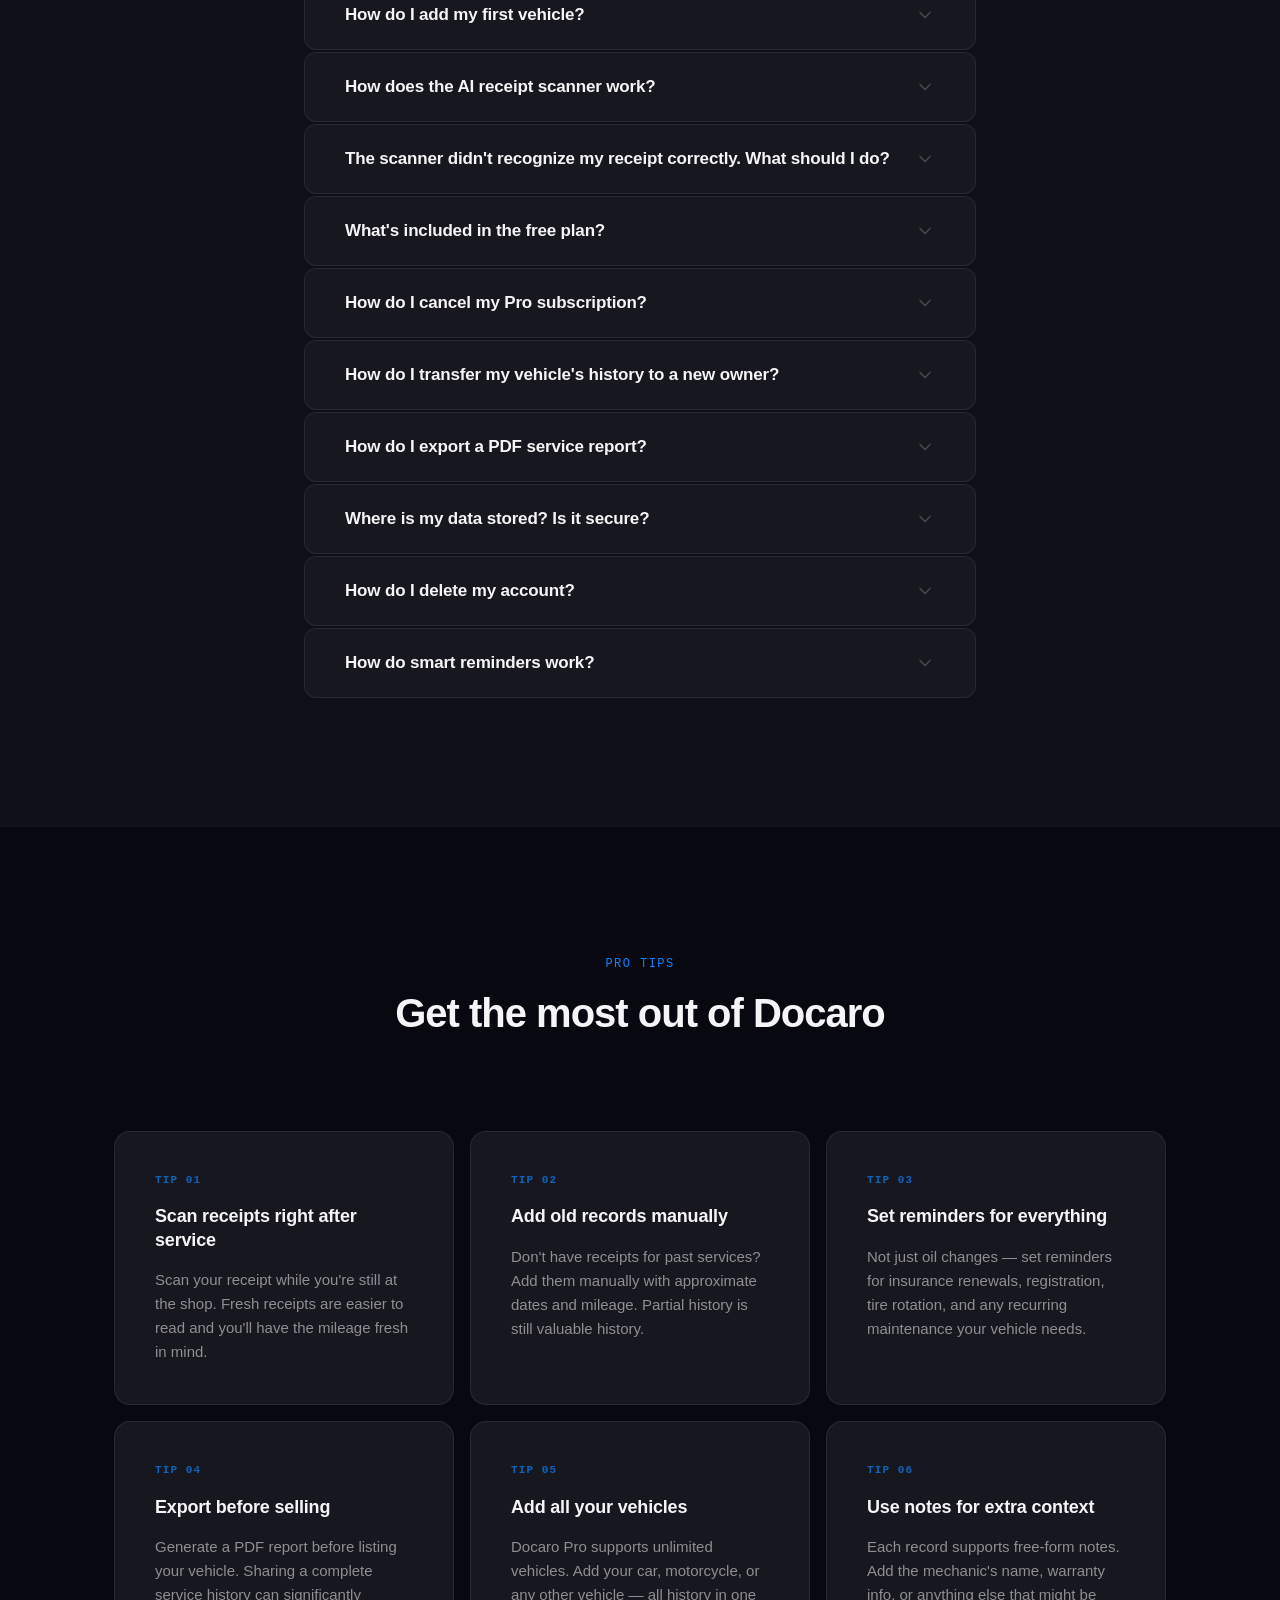
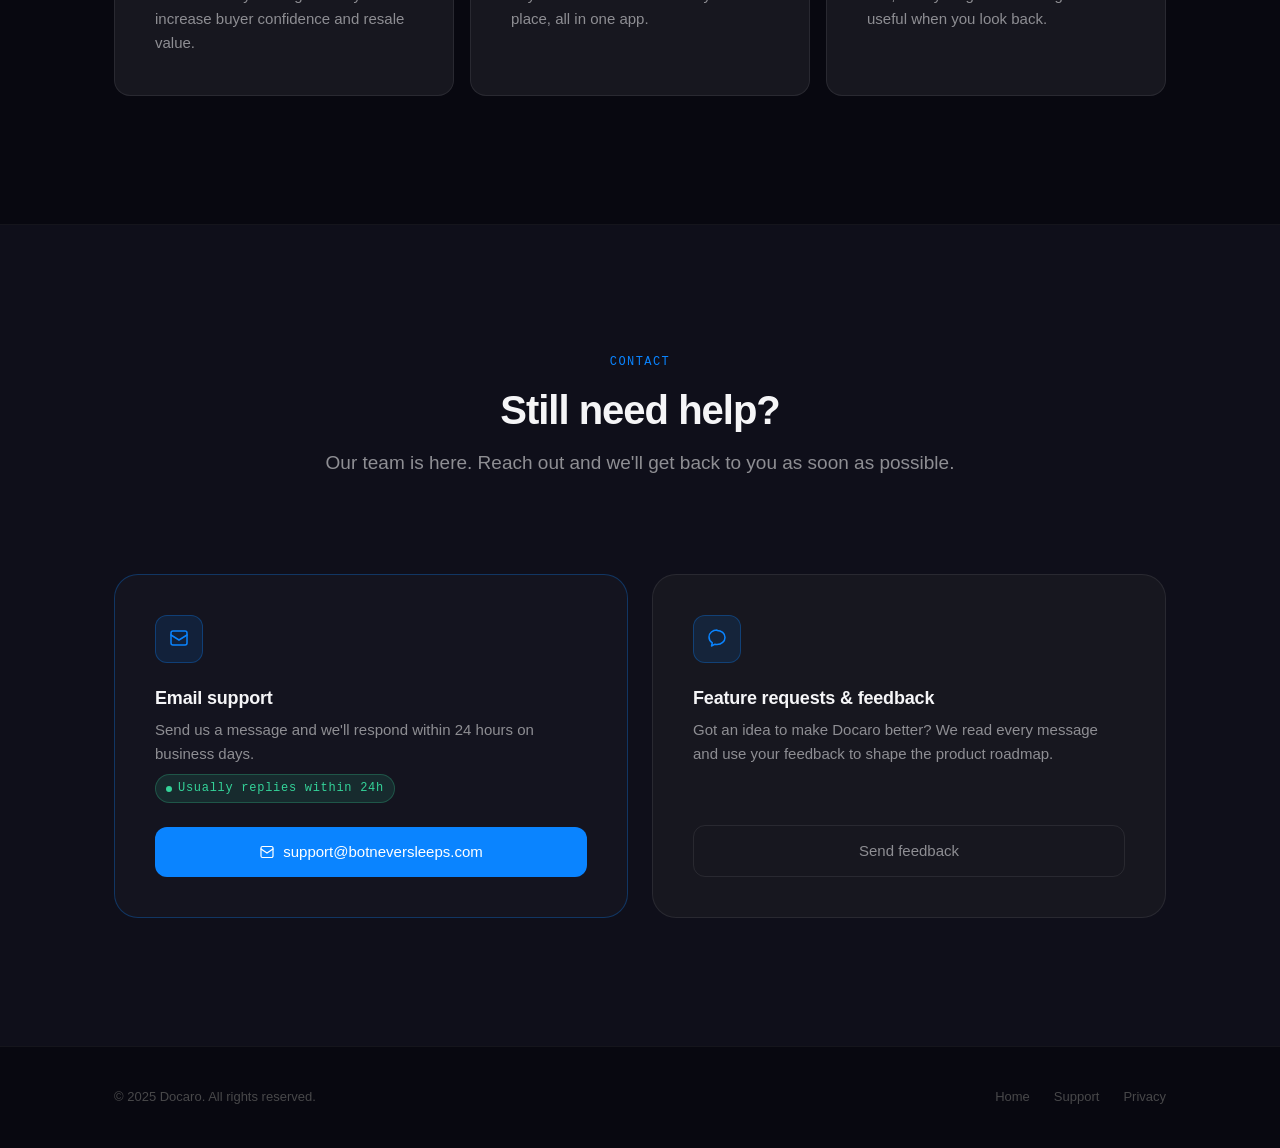
<file: support.html>
<!DOCTYPE html>
<html lang="en">
<head>
<meta charset="UTF-8">
<meta name="viewport" content="width=device-width, initial-scale=1.0">

<title>Support & FAQ — Docaro Car Service App</title>
<meta name="description" content="Get help with Docaro. Find answers to common questions about AI receipt scanning, subscriptions, data privacy, PDF export, and vehicle history transfer.">
<link rel="canonical" href="https://docaro.botneversleeps.com/support.html">

<meta property="og:type" content="website">
<meta property="og:url" content="https://docaro.botneversleeps.com/support.html">
<meta property="og:title" content="Support & FAQ — Docaro Car Service App">
<meta property="og:description" content="Find answers to common questions about Docaro — AI receipt scanning, subscriptions, PDF export, and more.">
<meta property="og:image" content="https://docaro.botneversleeps.com/assets/og-image.png">
<meta property="og:site_name" content="Docaro">

<meta name="twitter:card" content="summary_large_image">
<meta name="twitter:title" content="Support & FAQ — Docaro">
<meta name="twitter:description" content="Get help with Docaro — AI car service book for iOS and Android.">
<meta name="twitter:image" content="https://docaro.botneversleeps.com/assets/og-image.png">

<meta name="theme-color" content="#080810">
<link rel="icon" type="image/svg+xml" href="assets/icons/app-icon.svg">

<script type="application/ld+json">
{
  "@context": "https://schema.org",
  "@type": "FAQPage",
  "mainEntity": [
    {"@type": "Question", "name": "How do I add my first vehicle?", "acceptedAnswer": {"@type": "Answer", "text": "Open Docaro and tap the + button on the home screen. Enter your vehicle make, model, year, and current mileage."}},
    {"@type": "Question", "name": "How does the AI receipt scanner work?", "acceptedAnswer": {"@type": "Answer", "text": "Tap the camera icon, point it at any receipt and Docaro's AI automatically extracts date, mileage, service type, and cost."}},
    {"@type": "Question", "name": "What's included in the free plan?", "acceptedAnswer": {"@type": "Answer", "text": "The free plan includes 1 vehicle and up to 10 service records with manual entry. Docaro Pro adds unlimited vehicles, AI scanner, reminders, PDF export, and history transfer."}},
    {"@type": "Question", "name": "How do I export a PDF service report?", "acceptedAnswer": {"@type": "Answer", "text": "Open a vehicle profile and tap Export PDF. You get a formatted report with all records, dates, mileage, and costs."}}
  ]
}
</script>

<style>

:root {
  --bg-base:        #080810;
  --bg-surface:     #0F0F1A;
  --bg-elevated:    #14141F;
  --bg-card:        #17171F;
  --bg-card-hover:  #1C1C28;
  --accent:         #0A84FF;
  --accent-dim:     rgba(10, 132, 255, 0.12);
  --accent-border:  rgba(10, 132, 255, 0.30);
  --text-primary:   #F5F5F7;
  --text-secondary: #8E8E93;
  --text-tertiary:  #48484A;
  --border-subtle:  rgba(255, 255, 255, 0.05);
  --border-card:    rgba(255, 255, 255, 0.08);
  --border-accent:  rgba(10, 132, 255, 0.25);
  --font-display: 'SF Pro Display', -apple-system, 'Helvetica Neue', sans-serif;
  --font-text:    'SF Pro Text',    -apple-system, 'Helvetica Neue', sans-serif;
  --font-mono:    'SF Mono', 'Fira Code', monospace;
  --space-xs: 4px; --space-sm: 8px; --space-md: 16px; --space-lg: 24px;
  --space-xl: 40px; --space-2xl: 64px; --space-3xl: 96px; --space-4xl: 128px;
  --radius-sm: 8px; --radius-md: 12px; --radius-lg: 16px; --radius-xl: 24px;
  --content-width: 1100px; --text-width: 720px;
}

*, *::before, *::after { box-sizing: border-box; margin: 0; padding: 0; }
html { scroll-behavior: smooth; -webkit-font-smoothing: antialiased; }
body { background-color: var(--bg-base); color: var(--text-primary); font-family: var(--font-text); font-size: 17px; line-height: 1.6; overflow-x: hidden; }

.t-display { font-family: var(--font-display); font-size: clamp(36px, 5vw, 60px); font-weight: 700; line-height: 1.05; letter-spacing: -0.03em; }
.t-h1 { font-family: var(--font-display); font-size: clamp(24px, 3.5vw, 40px); font-weight: 700; line-height: 1.1; letter-spacing: -0.025em; }
.t-h2 { font-family: var(--font-display); font-size: clamp(20px, 2.5vw, 28px); font-weight: 600; line-height: 1.2; letter-spacing: -0.02em; }
.t-h3 { font-family: var(--font-display); font-size: 18px; font-weight: 600; line-height: 1.3; letter-spacing: -0.01em; }
.t-body { font-size: 17px; line-height: 1.65; color: var(--text-secondary); }
.t-body-sm { font-size: 15px; line-height: 1.6; color: var(--text-secondary); }
.t-label { font-family: var(--font-mono); font-size: 12px; font-weight: 500; letter-spacing: 0.12em; text-transform: uppercase; color: var(--accent); }
.t-sub { font-size: clamp(16px, 2vw, 19px); line-height: 1.55; color: var(--text-secondary); max-width: var(--text-width); }

.container { max-width: var(--content-width); margin: 0 auto; padding: 0 var(--space-lg); }
.container-narrow { max-width: var(--text-width); margin: 0 auto; padding: 0 var(--space-lg); }
.section { padding: var(--space-4xl) 0; }
.section-divider { width: 100%; height: 1px; background: var(--border-subtle); }
.section-header { margin-bottom: var(--space-3xl); display: flex; flex-direction: column; gap: var(--space-md); }
.section-header.centered { text-align: center; align-items: center; }

.nav { position: fixed; top: 0; left: 0; right: 0; z-index: 100; background: rgba(8,8,16,0.72); backdrop-filter: blur(20px) saturate(180%); -webkit-backdrop-filter: blur(20px) saturate(180%); border-bottom: 1px solid var(--border-subtle); }
.nav-inner { max-width: var(--content-width); margin: 0 auto; padding: 0 var(--space-lg); height: 56px; display: flex; align-items: center; justify-content: space-between; }
.nav-logo { display: flex; align-items: center; gap: var(--space-sm); text-decoration: none; }
.nav-logo-mark { width: 32px; height: 32px; border-radius: 8px; overflow: hidden; flex-shrink: 0; }
.nav-logo-mark img { width: 100%; height: 100%; object-fit: cover; display: block; }
.nav-logo-text { font-family: var(--font-display); font-size: 17px; font-weight: 600; letter-spacing: -0.01em; color: var(--text-primary); }
.nav-links { display: flex; align-items: center; gap: var(--space-lg); }
.nav-link { font-size: 14px; color: var(--text-secondary); text-decoration: none; transition: color 0.15s; }
.nav-link:hover { color: var(--text-primary); }
.nav-link.active { color: var(--text-primary); }
.nav-cta { padding: 8px 18px; background: var(--accent); color: #fff; font-size: 14px; font-weight: 500; border-radius: 20px; text-decoration: none; transition: opacity 0.15s; }
.nav-cta:hover { opacity: 0.88; }

.page-hero { padding-top: calc(56px + 80px); padding-bottom: 80px; text-align: center; }
.page-hero-inner { display: flex; flex-direction: column; align-items: center; gap: var(--space-lg); }
.page-hero .t-sub { text-align: center; }

.search-wrap { width: 100%; max-width: 520px; position: relative; }
.search-input { width: 100%; padding: 14px 20px 14px 48px; background: var(--bg-card); border: 1px solid var(--border-card); border-radius: 14px; font-size: 16px; color: var(--text-primary); font-family: var(--font-text); outline: none; transition: border-color 0.2s; }
.search-input::placeholder { color: var(--text-tertiary); }
.search-input:focus { border-color: var(--accent-border); }
.search-icon { position: absolute; left: 16px; top: 50%; transform: translateY(-50%); color: var(--text-tertiary); pointer-events: none; }

.quick-links { display: grid; grid-template-columns: repeat(3, 1fr); gap: var(--space-md); }
.quick-link-card { background: var(--bg-card); border: 1px solid var(--border-card); border-radius: var(--radius-lg); padding: var(--space-xl); display: flex; flex-direction: column; gap: var(--space-md); text-decoration: none; color: inherit; transition: border-color 0.2s, background 0.2s; cursor: pointer; }
.quick-link-card:hover { border-color: var(--border-accent); background: var(--bg-card-hover); }
.quick-link-icon { width: 44px; height: 44px; border-radius: var(--radius-md); background: var(--accent-dim); border: 1px solid var(--accent-border); display: flex; align-items: center; justify-content: center; flex-shrink: 0; }
.quick-link-icon svg { color: var(--accent); }
.quick-link-text { display: flex; flex-direction: column; gap: 4px; }
.quick-link-text span { font-size: 13px; color: var(--text-tertiary); }

.faq-list { display: flex; flex-direction: column; gap: 2px; }
.faq-item { border-radius: var(--radius-md); overflow: hidden; border: 1px solid var(--border-card); background: var(--bg-card); }
.faq-question { width: 100%; display: flex; align-items: center; justify-content: space-between; padding: var(--space-lg) var(--space-xl); background: none; border: none; color: var(--text-primary); font-family: var(--font-display); font-size: 17px; font-weight: 600; letter-spacing: -0.01em; text-align: left; cursor: pointer; gap: var(--space-md); transition: color 0.15s; }
.faq-question:hover { color: var(--accent); }
.faq-chevron { flex-shrink: 0; color: var(--text-tertiary); transition: transform 0.25s ease; }
.faq-item.open .faq-chevron { transform: rotate(180deg); }
.faq-item.open .faq-question { color: var(--accent); }
.faq-answer { max-height: 0; overflow: hidden; transition: max-height 0.3s ease, padding 0.3s ease; }
.faq-answer-inner { padding: 0 var(--space-xl) var(--space-lg); color: var(--text-secondary); font-size: 15px; line-height: 1.7; }
.faq-answer-inner a { color: var(--accent); text-decoration: none; }
.faq-answer-inner a:hover { text-decoration: underline; }
.faq-item.open .faq-answer { max-height: 400px; }

.contact-grid { display: grid; grid-template-columns: 1fr 1fr; gap: var(--space-lg); }
.contact-card { background: var(--bg-card); border: 1px solid var(--border-card); border-radius: var(--radius-xl); padding: var(--space-xl); display: flex; flex-direction: column; gap: var(--space-lg); }
.contact-card.primary { border-color: var(--accent-border); background: var(--bg-elevated); }
.contact-card-icon { width: 48px; height: 48px; border-radius: var(--radius-md); background: var(--accent-dim); border: 1px solid var(--accent-border); display: flex; align-items: center; justify-content: center; }
.contact-card-icon svg { color: var(--accent); }
.contact-card-body { display: flex; flex-direction: column; gap: var(--space-sm); flex: 1; }
.response-badge { display: inline-flex; align-items: center; gap: 6px; padding: 4px 10px; border-radius: 20px; background: rgba(52, 211, 153, 0.12); border: 1px solid rgba(52, 211, 153, 0.25); font-size: 12px; color: #34D399; font-family: var(--font-mono); letter-spacing: 0.06em; align-self: flex-start; }
.response-dot { width: 6px; height: 6px; border-radius: 50%; background: #34D399; }

.btn-primary { display: inline-flex; align-items: center; justify-content: center; gap: 8px; padding: 13px 22px; background: var(--accent); color:#fff; font-size:15px; font-weight:500; border-radius:12px; text-decoration:none; border:none; cursor:pointer; transition: opacity 0.15s, transform 0.15s; }
.btn-primary:hover { opacity: 0.88; transform: translateY(-1px); }
.btn-secondary { display: inline-flex; align-items: center; justify-content: center; gap: 8px; padding: 13px 22px; background: transparent; color: var(--text-secondary); font-size:15px; font-weight:500; border-radius:12px; text-decoration:none; border: 1px solid var(--border-card); cursor:pointer; transition: border-color 0.15s, color 0.15s; }
.btn-secondary:hover { border-color: var(--border-accent); color: var(--text-primary); }

.tips-grid { display: grid; grid-template-columns: repeat(3, 1fr); gap: var(--space-md); }
.tip-card { background: var(--bg-card); border: 1px solid var(--border-card); border-radius: var(--radius-lg); padding: var(--space-xl); display: flex; flex-direction: column; gap: var(--space-md); }
.tip-number { font-family: var(--font-mono); font-size: 11px; font-weight: 600; letter-spacing: 0.1em; color: var(--accent); opacity: 0.7; }

.footer { border-top: 1px solid var(--border-subtle); padding: var(--space-xl) 0; }
.footer-inner { max-width: var(--content-width); margin:0 auto; padding: 0 var(--space-lg); display:flex; align-items:center; justify-content:space-between; }
.footer-copy { font-size: 13px; color: var(--text-tertiary); }
.footer-links { display: flex; gap: var(--space-lg); }
.footer-link { font-size: 13px; color: var(--text-tertiary); text-decoration: none; transition: color 0.15s; }
.footer-link:hover { color: var(--text-secondary); }

@media (max-width: 900px) {
  .quick-links { grid-template-columns: 1fr 1fr; }
  .contact-grid { grid-template-columns: 1fr; }
  .tips-grid { grid-template-columns: 1fr; }
}
@media (max-width: 600px) {
  .section { padding: var(--space-3xl) 0; }
  .nav-inner, .container, .container-narrow { padding: 0 var(--space-md); }
  .quick-links { grid-template-columns: 1fr; }
  .nav-links { display: none; }
  .footer-inner { flex-direction: column; gap: var(--space-md); text-align: center; }
  .footer-links { flex-wrap: wrap; justify-content: center; }
}
</style>
</head>
<body>

<nav class="nav">
  <div class="nav-inner">
    <a href="index.html" class="nav-logo">
      <div class="nav-logo-mark">
        <img src="assets/icons/app-icon.svg" alt="Docaro" width="32" height="32"/>
      </div>
      <span class="nav-logo-text">Docaro</span>
    </a>
    <div class="nav-links">
      <a href="index.html" class="nav-link">Home</a>
      <a href="support.html" class="nav-link active">Support</a>
    </div>
    <a href="#" class="nav-cta">Download Free</a>
  </div>
</nav>

<section class="page-hero">
  <div class="container">
    <div class="page-hero-inner">
      <span class="t-label">Help Center</span>
      <h1 class="t-display">How can we help?</h1>
      <p class="t-sub">Find answers to common questions, or reach out to our team directly.</p>
      <div class="search-wrap">
        <svg class="search-icon" width="18" height="18" viewBox="0 0 18 18" fill="none" aria-hidden="true">
          <circle cx="7.5" cy="7.5" r="5.5" stroke="currentColor" stroke-width="1.5"/>
          <path d="M11.5 11.5L16 16" stroke="currentColor" stroke-width="1.5" stroke-linecap="round"/>
        </svg>
        <input class="search-input" type="search" placeholder="Search for answers…" id="faqSearch" oninput="filterFAQ(this.value)" aria-label="Search FAQ"/>
      </div>
    </div>
  </div>
</section>

<div class="section-divider"></div>

<section class="section">
  <div class="container">
    <div class="section-header centered">
      <span class="t-label">Quick help</span>
      <h2 class="t-h1">Common topics</h2>
    </div>
    <div class="quick-links">
      <a class="quick-link-card" href="#faq-getting-started">
        <div class="quick-link-icon"><svg width="20" height="20" viewBox="0 0 20 20" fill="none" aria-hidden="true"><path d="M10 2L12.5 7.5L18 8.3L14 12.2L15 18L10 15.3L5 18L6 12.2L2 8.3L7.5 7.5L10 2Z" stroke="currentColor" stroke-width="1.5" stroke-linejoin="round"/></svg></div>
        <div class="quick-link-text"><h3 class="t-h3">Getting started</h3><span>Set up your first vehicle</span></div>
      </a>
      <a class="quick-link-card" href="#faq-ai-scan">
        <div class="quick-link-icon"><svg width="20" height="20" viewBox="0 0 20 20" fill="none" aria-hidden="true"><rect x="2" y="5" width="16" height="11" rx="2" stroke="currentColor" stroke-width="1.5"/><path d="M6 2h8" stroke="currentColor" stroke-width="1.5" stroke-linecap="round"/><path d="M7 10h2M11 10h2" stroke="currentColor" stroke-width="1.5" stroke-linecap="round"/></svg></div>
        <div class="quick-link-text"><h3 class="t-h3">AI Receipt Scanner</h3><span>How to scan and log receipts</span></div>
      </a>
      <a class="quick-link-card" href="#faq-subscription">
        <div class="quick-link-icon"><svg width="20" height="20" viewBox="0 0 20 20" fill="none" aria-hidden="true"><rect x="2" y="4" width="16" height="12" rx="2" stroke="currentColor" stroke-width="1.5"/><path d="M2 8h16" stroke="currentColor" stroke-width="1.5"/><path d="M6 12h4" stroke="currentColor" stroke-width="1.5" stroke-linecap="round"/></svg></div>
        <div class="quick-link-text"><h3 class="t-h3">Billing & Subscription</h3><span>Plans, payments, cancellation</span></div>
      </a>
      <a class="quick-link-card" href="#faq-data">
        <div class="quick-link-icon"><svg width="20" height="20" viewBox="0 0 20 20" fill="none" aria-hidden="true"><path d="M10 2C6.7 2 4 3.1 4 4.5v11C4 16.9 6.7 18 10 18s6-1.1 6-2.5v-11C16 3.1 13.3 2 10 2Z" stroke="currentColor" stroke-width="1.5"/><path d="M4 4.5C4 5.9 6.7 7 10 7s6-1.1 6-2.5" stroke="currentColor" stroke-width="1.5"/><path d="M4 9.5C4 10.9 6.7 12 10 12s6-1.1 6-2.5" stroke="currentColor" stroke-width="1.5"/></svg></div>
        <div class="quick-link-text"><h3 class="t-h3">Data & Privacy</h3><span>How your data is stored</span></div>
      </a>
      <a class="quick-link-card" href="#faq-transfer">
        <div class="quick-link-icon"><svg width="20" height="20" viewBox="0 0 20 20" fill="none" aria-hidden="true"><circle cx="5" cy="10" r="3" stroke="currentColor" stroke-width="1.5"/><circle cx="15" cy="10" r="3" stroke="currentColor" stroke-width="1.5"/><path d="M8 10h4" stroke="currentColor" stroke-width="1.5"/><path d="M11 8l2 2-2 2" stroke="currentColor" stroke-width="1.5" stroke-linecap="round" stroke-linejoin="round"/></svg></div>
        <div class="quick-link-text"><h3 class="t-h3">History Transfer</h3><span>Transfer records to a new owner</span></div>
      </a>
      <a class="quick-link-card" href="#faq-export">
        <div class="quick-link-icon"><svg width="20" height="20" viewBox="0 0 20 20" fill="none" aria-hidden="true"><path d="M4 14v2a2 2 0 002 2h8a2 2 0 002-2v-2" stroke="currentColor" stroke-width="1.5" stroke-linecap="round"/><path d="M10 3v10M7 10l3 3 3-3" stroke="currentColor" stroke-width="1.5" stroke-linecap="round" stroke-linejoin="round"/></svg></div>
        <div class="quick-link-text"><h3 class="t-h3">PDF Export</h3><span>Generate and share service reports</span></div>
      </a>
    </div>
  </div>
</section>

<div class="section-divider"></div>

<section class="section" style="background: var(--bg-surface);">
  <div class="container-narrow">
    <div class="section-header">
      <span class="t-label">FAQ</span>
      <h2 class="t-h1">Frequently asked questions</h2>
    </div>
    <div class="faq-list" id="faqList" role="list">

      <div class="faq-item" id="faq-getting-started" data-keywords="start setup vehicle add first" role="listitem">
        <button class="faq-question" onclick="toggleFAQ(this)" aria-expanded="false">How do I add my first vehicle?<svg class="faq-chevron" width="20" height="20" viewBox="0 0 20 20" fill="none" aria-hidden="true"><path d="M5 7.5L10 12.5L15 7.5" stroke="currentColor" stroke-width="1.5" stroke-linecap="round" stroke-linejoin="round"/></svg></button>
        <div class="faq-answer"><div class="faq-answer-inner">Open Docaro and tap the <strong>+</strong> button on the home screen. Enter your vehicle's make, model, year, and current mileage. That's it — your vehicle is ready. You can add multiple vehicles and switch between them at any time.</div></div>
      </div>

      <div class="faq-item" id="faq-ai-scan" data-keywords="scan receipt ai camera photo" role="listitem">
        <button class="faq-question" onclick="toggleFAQ(this)" aria-expanded="false">How does the AI receipt scanner work?<svg class="faq-chevron" width="20" height="20" viewBox="0 0 20 20" fill="none" aria-hidden="true"><path d="M5 7.5L10 12.5L15 7.5" stroke="currentColor" stroke-width="1.5" stroke-linecap="round" stroke-linejoin="round"/></svg></button>
        <div class="faq-answer"><div class="faq-answer-inner">Tap the camera icon, point it at any receipt — paper or digital — and Docaro's AI will automatically extract the date, mileage, service type, and cost. The record is created instantly. You can edit any field before saving if something wasn't recognized correctly.</div></div>
      </div>

      <div class="faq-item" data-keywords="scan recognize error wrong receipt" role="listitem">
        <button class="faq-question" onclick="toggleFAQ(this)" aria-expanded="false">The scanner didn't recognize my receipt correctly. What should I do?<svg class="faq-chevron" width="20" height="20" viewBox="0 0 20 20" fill="none" aria-hidden="true"><path d="M5 7.5L10 12.5L15 7.5" stroke="currentColor" stroke-width="1.5" stroke-linecap="round" stroke-linejoin="round"/></svg></button>
        <div class="faq-answer"><div class="faq-answer-inner">After scanning, all fields are editable before you save. Tap any field to correct it. For best results, make sure the receipt is well-lit, flat, and fully in frame. Very faded or handwritten receipts may need manual correction. You can also add records manually without scanning.</div></div>
      </div>

      <div class="faq-item" id="faq-subscription" data-keywords="subscription plan pro free upgrade cancel billing payment" role="listitem">
        <button class="faq-question" onclick="toggleFAQ(this)" aria-expanded="false">What's included in the free plan?<svg class="faq-chevron" width="20" height="20" viewBox="0 0 20 20" fill="none" aria-hidden="true"><path d="M5 7.5L10 12.5L15 7.5" stroke="currentColor" stroke-width="1.5" stroke-linecap="round" stroke-linejoin="round"/></svg></button>
        <div class="faq-answer"><div class="faq-answer-inner">The free plan includes 1 vehicle and up to 10 service records with manual entry and basic history view. Docaro Pro adds unlimited vehicles, unlimited records, AI receipt scanning, smart reminders, PDF export, history transfer, and priority support — for $4.99/month or $29.99/year.</div></div>
      </div>

      <div class="faq-item" data-keywords="cancel subscription refund billing payment" role="listitem">
        <button class="faq-question" onclick="toggleFAQ(this)" aria-expanded="false">How do I cancel my Pro subscription?<svg class="faq-chevron" width="20" height="20" viewBox="0 0 20 20" fill="none" aria-hidden="true"><path d="M5 7.5L10 12.5L15 7.5" stroke="currentColor" stroke-width="1.5" stroke-linecap="round" stroke-linejoin="round"/></svg></button>
        <div class="faq-answer"><div class="faq-answer-inner">Subscriptions are managed through the App Store (iOS) or Google Play (Android). To cancel: open <strong>Settings → Subscriptions</strong> on your device and select Docaro. You can cancel at any time — your Pro access continues until the end of the current billing period.</div></div>
      </div>

      <div class="faq-item" id="faq-transfer" data-keywords="transfer history sell new owner vehicle" role="listitem">
        <button class="faq-question" onclick="toggleFAQ(this)" aria-expanded="false">How do I transfer my vehicle's history to a new owner?<svg class="faq-chevron" width="20" height="20" viewBox="0 0 20 20" fill="none" aria-hidden="true"><path d="M5 7.5L10 12.5L15 7.5" stroke="currentColor" stroke-width="1.5" stroke-linecap="round" stroke-linejoin="round"/></svg></button>
        <div class="faq-answer"><div class="faq-answer-inner">Open the vehicle profile, tap <strong>Transfer History</strong>, and enter the new owner's email address. They'll receive an invitation to claim the full service history in their own Docaro account. The history transfer is a Pro feature.</div></div>
      </div>

      <div class="faq-item" id="faq-export" data-keywords="pdf export share report print" role="listitem">
        <button class="faq-question" onclick="toggleFAQ(this)" aria-expanded="false">How do I export a PDF service report?<svg class="faq-chevron" width="20" height="20" viewBox="0 0 20 20" fill="none" aria-hidden="true"><path d="M5 7.5L10 12.5L15 7.5" stroke="currentColor" stroke-width="1.5" stroke-linecap="round" stroke-linejoin="round"/></svg></button>
        <div class="faq-answer"><div class="faq-answer-inner">Open a vehicle profile and tap <strong>Export PDF</strong>. You'll get a clean, formatted service report with all records, dates, mileage, and costs. Share it directly via email, AirDrop, or any other app. PDF export is available on Docaro Pro.</div></div>
      </div>

      <div class="faq-item" id="faq-data" data-keywords="data privacy storage cloud sync security backup" role="listitem">
        <button class="faq-question" onclick="toggleFAQ(this)" aria-expanded="false">Where is my data stored? Is it secure?<svg class="faq-chevron" width="20" height="20" viewBox="0 0 20 20" fill="none" aria-hidden="true"><path d="M5 7.5L10 12.5L15 7.5" stroke="currentColor" stroke-width="1.5" stroke-linecap="round" stroke-linejoin="round"/></svg></button>
        <div class="faq-answer"><div class="faq-answer-inner">Your data is stored securely in the cloud and synced across your devices. We never sell your data to third parties and never share it without your explicit consent. All data is encrypted in transit and at rest. You can delete your account and all associated data at any time from the app settings.</div></div>
      </div>

      <div class="faq-item" data-keywords="delete account data remove" role="listitem">
        <button class="faq-question" onclick="toggleFAQ(this)" aria-expanded="false">How do I delete my account?<svg class="faq-chevron" width="20" height="20" viewBox="0 0 20 20" fill="none" aria-hidden="true"><path d="M5 7.5L10 12.5L15 7.5" stroke="currentColor" stroke-width="1.5" stroke-linecap="round" stroke-linejoin="round"/></svg></button>
        <div class="faq-answer"><div class="faq-answer-inner">Go to <strong>Settings → Account → Delete Account</strong>. Deleting your account permanently removes all your vehicles, records, and personal data from our servers. This action cannot be undone. If you have an active Pro subscription, cancel it before deleting your account.</div></div>
      </div>

      <div class="faq-item" data-keywords="reminder notification service date mileage" role="listitem">
        <button class="faq-question" onclick="toggleFAQ(this)" aria-expanded="false">How do smart reminders work?<svg class="faq-chevron" width="20" height="20" viewBox="0 0 20 20" fill="none" aria-hidden="true"><path d="M5 7.5L10 12.5L15 7.5" stroke="currentColor" stroke-width="1.5" stroke-linecap="round" stroke-linejoin="round"/></svg></button>
        <div class="faq-answer"><div class="faq-answer-inner">When you log a service record, you can set a reminder by date (e.g. next oil change in 6 months) or by mileage (e.g. every 5,000 miles). Docaro will notify you in advance so you never miss a service. Reminders are a Pro feature and require notification permissions to be enabled on your device.</div></div>
      </div>

    </div>
  </div>
</section>

<div class="section-divider"></div>

<section class="section">
  <div class="container">
    <div class="section-header centered">
      <span class="t-label">Pro tips</span>
      <h2 class="t-h1">Get the most out of Docaro</h2>
    </div>
    <div class="tips-grid">
      <div class="tip-card"><span class="tip-number">TIP 01</span><h3 class="t-h3">Scan receipts right after service</h3><p class="t-body-sm">Scan your receipt while you're still at the shop. Fresh receipts are easier to read and you'll have the mileage fresh in mind.</p></div>
      <div class="tip-card"><span class="tip-number">TIP 02</span><h3 class="t-h3">Add old records manually</h3><p class="t-body-sm">Don't have receipts for past services? Add them manually with approximate dates and mileage. Partial history is still valuable history.</p></div>
      <div class="tip-card"><span class="tip-number">TIP 03</span><h3 class="t-h3">Set reminders for everything</h3><p class="t-body-sm">Not just oil changes — set reminders for insurance renewals, registration, tire rotation, and any recurring maintenance your vehicle needs.</p></div>
      <div class="tip-card"><span class="tip-number">TIP 04</span><h3 class="t-h3">Export before selling</h3><p class="t-body-sm">Generate a PDF report before listing your vehicle. Sharing a complete service history can significantly increase buyer confidence and resale value.</p></div>
      <div class="tip-card"><span class="tip-number">TIP 05</span><h3 class="t-h3">Add all your vehicles</h3><p class="t-body-sm">Docaro Pro supports unlimited vehicles. Add your car, motorcycle, or any other vehicle — all history in one place, all in one app.</p></div>
      <div class="tip-card"><span class="tip-number">TIP 06</span><h3 class="t-h3">Use notes for extra context</h3><p class="t-body-sm">Each record supports free-form notes. Add the mechanic's name, warranty info, or anything else that might be useful when you look back.</p></div>
    </div>
  </div>
</section>

<div class="section-divider"></div>

<section class="section" style="background: var(--bg-surface);">
  <div class="container">
    <div class="section-header centered">
      <span class="t-label">Contact</span>
      <h2 class="t-h1">Still need help?</h2>
      <p class="t-sub" style="text-align:center">Our team is here. Reach out and we'll get back to you as soon as possible.</p>
    </div>
    <div class="contact-grid">
      <div class="contact-card primary">
        <div class="contact-card-icon">
          <svg width="22" height="22" viewBox="0 0 22 22" fill="none" aria-hidden="true"><path d="M3 5a2 2 0 012-2h12a2 2 0 012 2v10a2 2 0 01-2 2H5a2 2 0 01-2-2V5z" stroke="currentColor" stroke-width="1.5"/><path d="M3 7l8 5 8-5" stroke="currentColor" stroke-width="1.5" stroke-linecap="round"/></svg>
        </div>
        <div class="contact-card-body">
          <h3 class="t-h3">Email support</h3>
          <p class="t-body-sm">Send us a message and we'll respond within 24 hours on business days.</p>
          <div class="response-badge"><span class="response-dot"></span>Usually replies within 24h</div>
        </div>
        <a href="mailto:support@botneversleeps.com" class="btn-primary">
          <svg width="16" height="16" viewBox="0 0 16 16" fill="none" aria-hidden="true"><path d="M2 4a1.5 1.5 0 011.5-1.5h9A1.5 1.5 0 0114 4v8a1.5 1.5 0 01-1.5 1.5h-9A1.5 1.5 0 012 12V4z" stroke="currentColor" stroke-width="1.2"/><path d="M2 5l6 4 6-4" stroke="currentColor" stroke-width="1.2" stroke-linecap="round"/></svg>
          support@botneversleeps.com
        </a>
      </div>
      <div class="contact-card">
        <div class="contact-card-icon">
          <svg width="22" height="22" viewBox="0 0 22 22" fill="none" aria-hidden="true"><path d="M11 2C6.6 2 3 5.1 3 9c0 2.4 1.3 4.5 3.3 5.8L5.5 18l3.5-1.8c.6.1 1.3.2 2 .2 4.4 0 8-3.1 8-7s-3.6-7-8-7z" stroke="currentColor" stroke-width="1.5" stroke-linejoin="round"/></svg>
        </div>
        <div class="contact-card-body">
          <h3 class="t-h3">Feature requests & feedback</h3>
          <p class="t-body-sm">Got an idea to make Docaro better? We read every message and use your feedback to shape the product roadmap.</p>
        </div>
        <a href="mailto:feedback@botneversleeps.com" class="btn-secondary">Send feedback</a>
      </div>
    </div>
  </div>
</section>

<footer class="footer">
  <div class="footer-inner">
    <span class="footer-copy">&copy; 2025 Docaro. All rights reserved.</span>
    <div class="footer-links">
      <a href="index.html" class="footer-link">Home</a>
      <a href="support.html" class="footer-link">Support</a>
      <a href="privacy.html" class="footer-link">Privacy</a>
    </div>
  </div>
</footer>

<script>
function toggleFAQ(btn) {
  const item = btn.closest('.faq-item');
  const isOpen = item.classList.contains('open');
  document.querySelectorAll('.faq-item.open').forEach(el => {
    el.classList.remove('open');
    el.querySelector('.faq-question').setAttribute('aria-expanded', 'false');
  });
  if (!isOpen) {
    item.classList.add('open');
    btn.setAttribute('aria-expanded', 'true');
  }
}

function filterFAQ(query) {
  const q = query.toLowerCase().trim();
  document.querySelectorAll('.faq-item').forEach(item => {
    const question = item.querySelector('.faq-question').textContent.toLowerCase();
    const answer = item.querySelector('.faq-answer-inner').textContent.toLowerCase();
    const keywords = (item.dataset.keywords || '').toLowerCase();
    const match = !q || question.includes(q) || answer.includes(q) || keywords.includes(q);
    item.style.display = match ? '' : 'none';
  });
}

window.addEventListener('DOMContentLoaded', () => {
  const hash = window.location.hash;
  if (hash) {
    const target = document.querySelector(hash);
    if (target && target.classList.contains('faq-item')) {
      target.classList.add('open');
      target.querySelector('.faq-question').setAttribute('aria-expanded', 'true');
      setTimeout(() => target.scrollIntoView({ behavior: 'smooth', block: 'start' }), 100);
    }
  }
});
</script>

</body>
</html>
</file>
